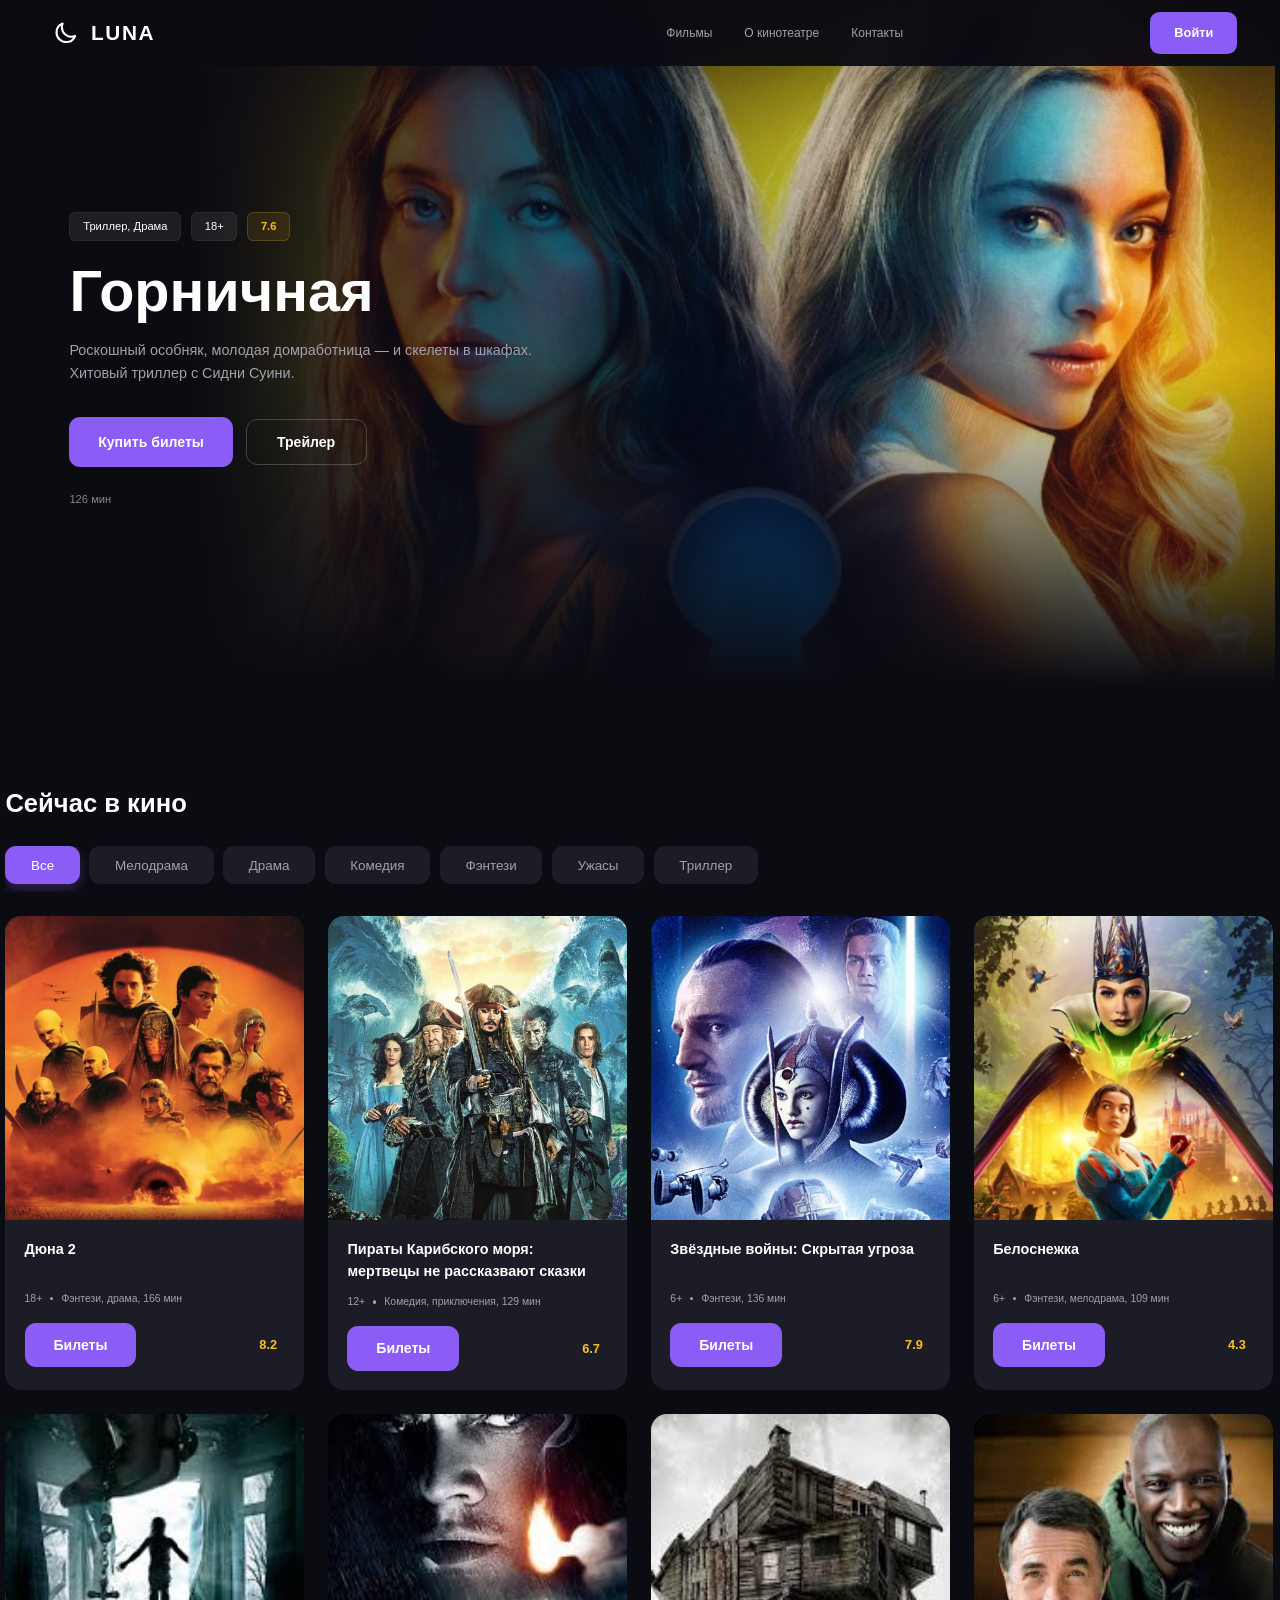
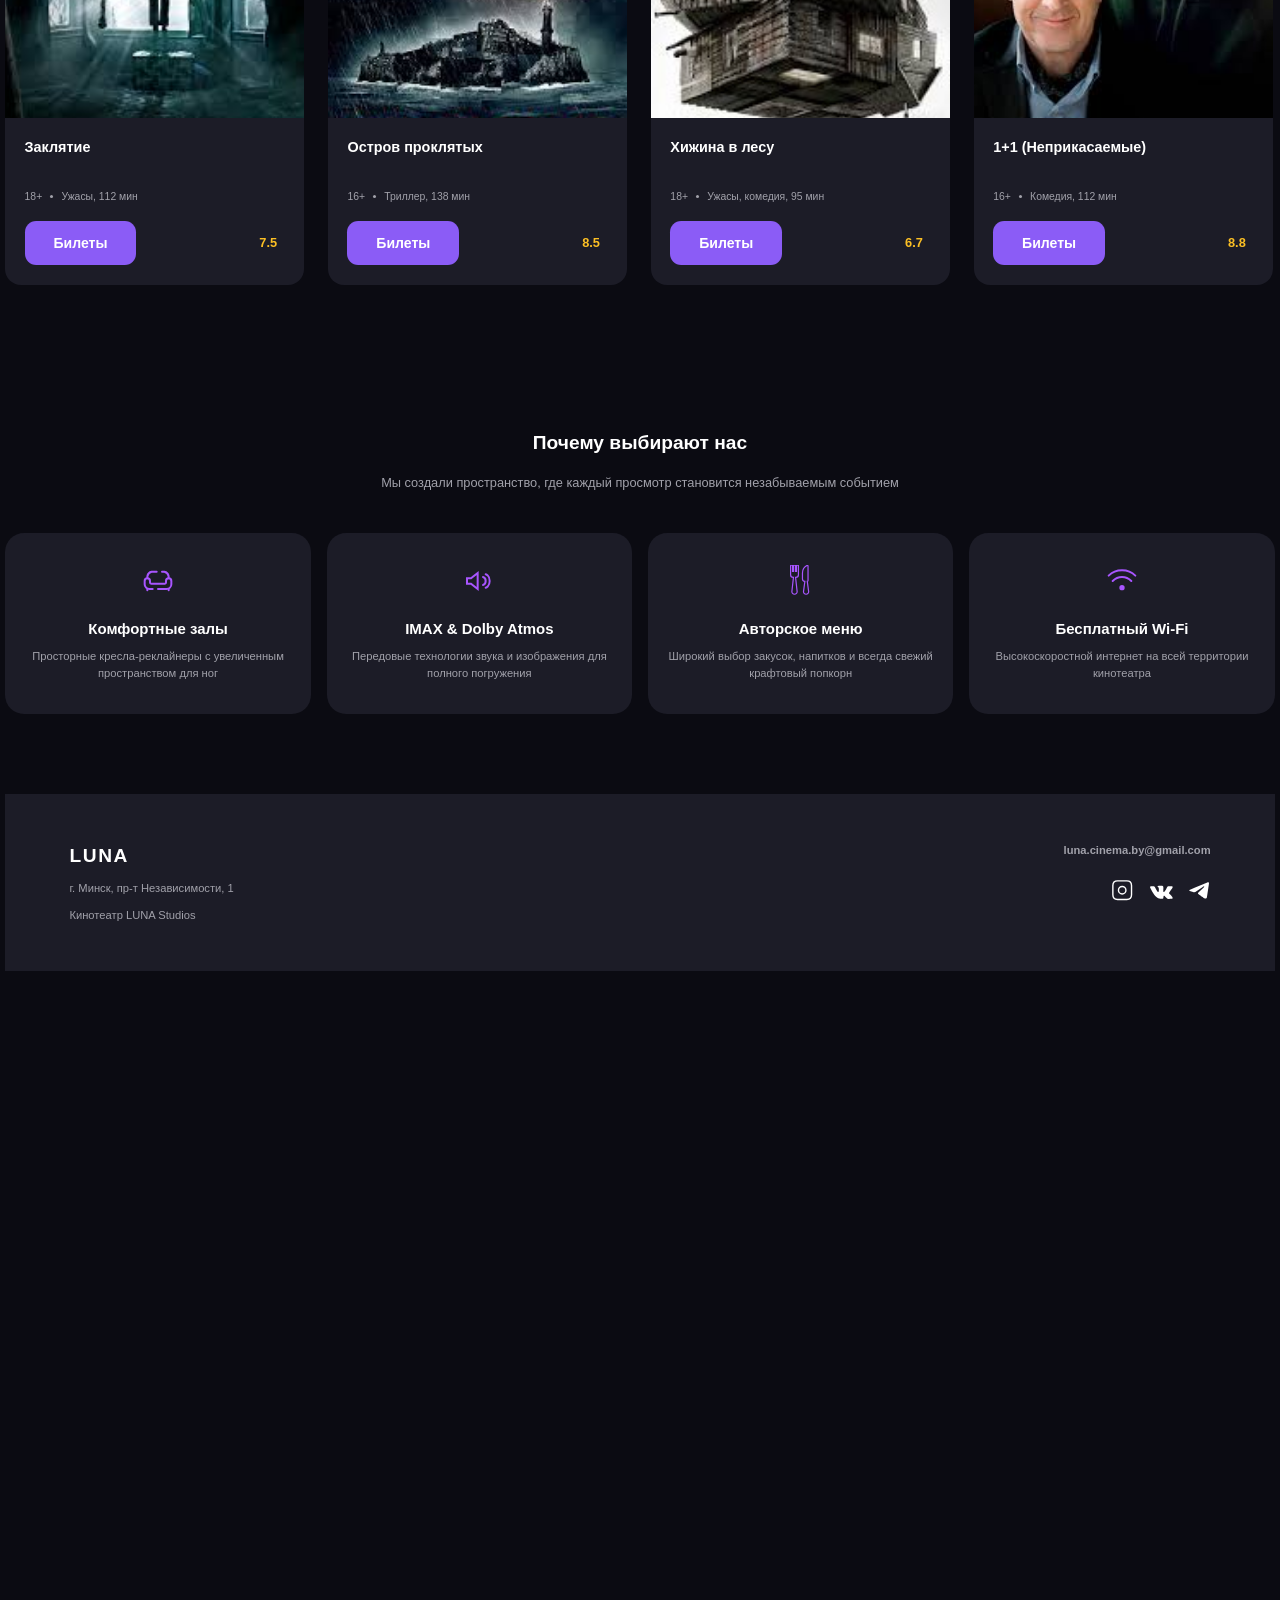
<file: index.html>
<!doctype html>
<html lang="ru">
  <head>
    <meta charset="UTF-8" />
    <title>LUNA — Фильмы</title>
    <meta name="viewport" content="width=device-width, initial-scale=1.0, viewport-fit=cover" />
    <link rel="stylesheet" href="css/style.css" />
  </head>
  <body>
    <header class="header">
      <div class="logo">
        <svg width="24px" height="24px" viewBox="0 0 24 24" role="img">
          <title>Логотип кинотеатра Luna</title>
          <path
            d="M3.32031 11.6835C3.32031 16.6541 7.34975 20.6835 12.3203 20.6835C16.1075 20.6835 19.3483 18.3443 20.6768 15.032C19.6402 15.4486 18.5059 15.6834 17.3203 15.6834C12.3497 15.6834 8.32031 11.654 8.32031 6.68342C8.32031 5.50338 8.55165 4.36259 8.96453 3.32996C5.65605 4.66028 3.32031 7.89912 3.32031 11.6835Z"
            stroke="#ffffff"
            stroke-width="2"
            stroke-linecap="round"
            stroke-linejoin="round"
          />
        </svg>

        <span>LUNA</span>
      </div>

      <nav class="nav">
        <a class="nav-link" href="#">Фильмы</a>
        <a class="nav-link" href="#about">О кинотеатре</a>
        <a class="nav-link" href="#contacts">Контакты</a>
      </nav>

      <div class="burger" id="burger">
        <span></span>
        <span></span>
        <span></span>
      </div>
      <a href="login/login.html" class="btn-login">Войти</a>
    </header>
    <main>
      <section class="hero" id="hero-banner">
        <div class="hero-overlay">
          <div class="hero-tags" id="hero-tags"></div>

          <h1 class="hero-title" id="hero-title">Загрузка...</h1>

          <p class="hero-desc" id="hero-desc"></p>

          <div class="hero-actions">
            <a
              href="tickets/tickets.html?movie=Горничная"
              class="hero-btn-link btn-primary"
              id="hero-purchase-link"
            >
              Купить билеты
            </a>
            <button type="button" class="btn-outline" id="play-trailer">
              Трейлер
            </button>
          </div>

          <p class="hero-duration" id="hero-duration"></p>
        </div>
      </section>
      <div id="trailer-modal" class="trailer-modal">
        <div class="trailer-modal-content">
          <span class="close-modal">&times;</span>
          <div class="video-container">
            <iframe
              title="Трейлер фильма"
              id="trailer-iframe"
              src="about:blank"
              allow="autoplay; encrypted-media"
              allowfullscreen
            ></iframe>
          </div>
        </div>
      </div>
      <section class="movies">
        <h2>Сейчас в кино</h2>

        <div class="genres">
          <button type="button" class="genre active" data-genre="all">
            Все
          </button>
          <button type="button" class="genre" data-genre="мелодрама">
            Мелодрама
          </button>
          <button type="button" class="genre" data-genre="драма">Драма</button>
          <button type="button" class="genre" data-genre="комедия">
            Комедия
          </button>
          <button type="button" class="genre" data-genre="фэнтези">
            Фэнтези
          </button>
          <button type="button" class="genre" data-genre="ужасы">Ужасы</button>
          <button type="button" class="genre" data-genre="триллер">
            Триллер
          </button>
        </div>

        <div id="movies-list" class="movies-list"></div>
      </section>
      <section class="features" id="about">
        <h2>Почему выбирают нас</h2>

        <p class="features-subtitle">
          Мы создали пространство, где каждый просмотр становится незабываемым
          событием
        </p>

        <div class="features-grid">
          <article class="feature">
            <div class="feature-icon">
              <svg
                width="24px"
                height="24px"
                viewBox="0 0 24 24"
                fill="none"
                role="img"
              >
                <title>Диван</title>
                <path
                  d="M8 18H5.55556C3.59188 18 2 16.4081 2 14.4444V12C2 10.8954 2.89543 10 4 10C5.10457 10 6 10.8954 6 12V13.2C6 13.6418 6.35817 14 6.8 14H17.2C17.6418 14 18 13.6418 18 13.2V12C18 10.8954 18.8954 10 20 10C21.1046 10 22 10.8954 22 12V14.4444C22 16.4081 20.4081 18 18.4444 18H12"
                  stroke="#a855ff"
                  stroke-width="1.5"
                  fill="none"
                  stroke-linecap="round"
                />
                <path
                  d="M15 5C15.9293 5 16.394 5 16.7804 5.07686C18.3671 5.39249 19.6075 6.63288 19.9231 8.21964C20 8.60603 20 9.07069 20 10M4 10C4 9.07069 4 8.60603 4.07686 8.21964C4.39249 6.63288 5.63288 5.39249 7.21964 5.07686C7.60603 5 8.07069 5 9 5H11"
                  stroke="#a855ff"
                  stroke-width="1.5"
                  stroke-linecap="round"
                />
                <path
                  d="M20 19V18M4 19V18"
                  stroke="#a855ff"
                  stroke-width="1.5"
                  stroke-linecap="round"
                />
              </svg>
            </div>
            <h3>Комфортные залы</h3>
            <p>
              Просторные кресла‑реклайнеры с увеличенным пространством для ног
            </p>
          </article>

          <article class="feature">
            <div class="feature-icon">
              <svg viewBox="0 0 24 24" fill="none" role="img">
                <title>Звук</title>
                <path
                  d="M3 10v4h3l5 4V6l-5 4H3Z"
                  stroke="#a855ff"
                  stroke-width="1.5"
                  fill="none"
                  stroke-linecap="round"
                />
                <path
                  d="M15 9s2 .5 2 3-2 3-2 3"
                  stroke="#a855ff"
                  stroke-width="1.5"
                  fill="none"
                  stroke-linecap="round"
                />
                <path
                  d="M17 7s3 .8 3 5-3 5-3 5"
                  stroke="#a855ff"
                  stroke-width="1.5"
                  fill="none"
                  stroke-linecap="round"
                />
              </svg>
            </div>
            <h3>IMAX & Dolby Atmos</h3>
            <p>
              Передовые технологии звука и изображения для полного погружения
            </p>
          </article>

          <article class="feature">
            <div class="feature-icon">
              <svg viewBox="0 0 24 24" fill="none" role="img">
                <title>Еда</title>
                <g transform="scale(0.045) translate(0, 0)">
                  <path
                    d="M393.722,438.868L371.37,271.219h0.622c6.564,0,11.885-5.321,11.885-11.885V17.668
            c0-4.176-2.183-8.03-5.751-10.18c-3.569-2.152-7.998-2.279-11.679-0.335c-46.345,24.454-75.357,72.536-75.357,124.952v101.898
            c0,20.551,16.665,37.215,37.218,37.215h2.818l-22.352,167.649c-1.625,12.235,2.103,24.599,10.228,33.886
            c8.142,9.289,19.899,14.625,32.246,14.625c12.346,0,24.104-5.336,32.246-14.625C391.619,463.467,395.347,451.104,393.722,438.868z"
                    stroke="#a855ff"
                    stroke-width="20"
                    fill="none"
                    stroke-linecap="round"
                  />

                  <path
                    d="M207.482,0c-9.017,0-16.314,7.297-16.314,16.313v91.128h-16.314V16.313C174.854,7.297,167.557,0,158.54,0
            c-9.017,0-16.313,7.297-16.313,16.313v91.128h-16.314V16.313C125.912,7.297,118.615,0,109.599,0
            c-9.018,0-16.314,7.297-16.314,16.313v91.128v14.913v41.199c0,24.2,19.611,43.811,43.811,43.811h3.616L115,438.74
            c-1.37,12.378,2.596,24.758,10.896,34.047c8.317,9.287,20.186,14.592,32.645,14.592c12.459,0,24.327-5.305,32.645-14.592
            c8.301-9.289,12.267-21.669,10.896-34.047l-25.713-231.375h3.617c24.199,0,43.811-19.611,43.811-43.811v-41.199v-14.913V16.313
            C223.796,7.297,216.499,0,207.482,0z"
                    stroke="#a855ff"
                    stroke-width="20"
                    fill="none"
                    stroke-linecap="round"
                  />
                </g>
              </svg>
            </div>
            <h3>Авторское меню</h3>
            <p>
              Широкий выбор закусок, напитков и всегда свежий крафтовый попкорн
            </p>
          </article>

          <article class="feature">
            <div class="feature-icon">
              <svg viewBox="0 0 24 24" role="img">
                <title>Wi-Fi</title>
                <path
                  d="M2 8c3-3 7-4 10-4s7 1 10 4"
                  stroke="#a855ff"
                  stroke-width="1.5"
                  fill="none"
                  stroke-linecap="round"
                />
                <path
                  d="M5 12c2-2 4-3 7-3s5 1 7 3"
                  stroke="#a855ff"
                  stroke-width="1.5"
                  fill="none"
                  stroke-linecap="round"
                />
                <circle cx="12" cy="17" r="2" fill="#a855ff" />
              </svg>
            </div>
            <h3>Бесплатный Wi‑Fi</h3>
            <p>Высокоскоростной интернет на всей территории кинотеатра</p>
          </article>
        </div>
      </section>
    </main>
    <div id="footer-place"></div>
    <script src="components/common.js"></script>
    <script src="main_page/script.js"></script>
  </body>
</html>
</file>
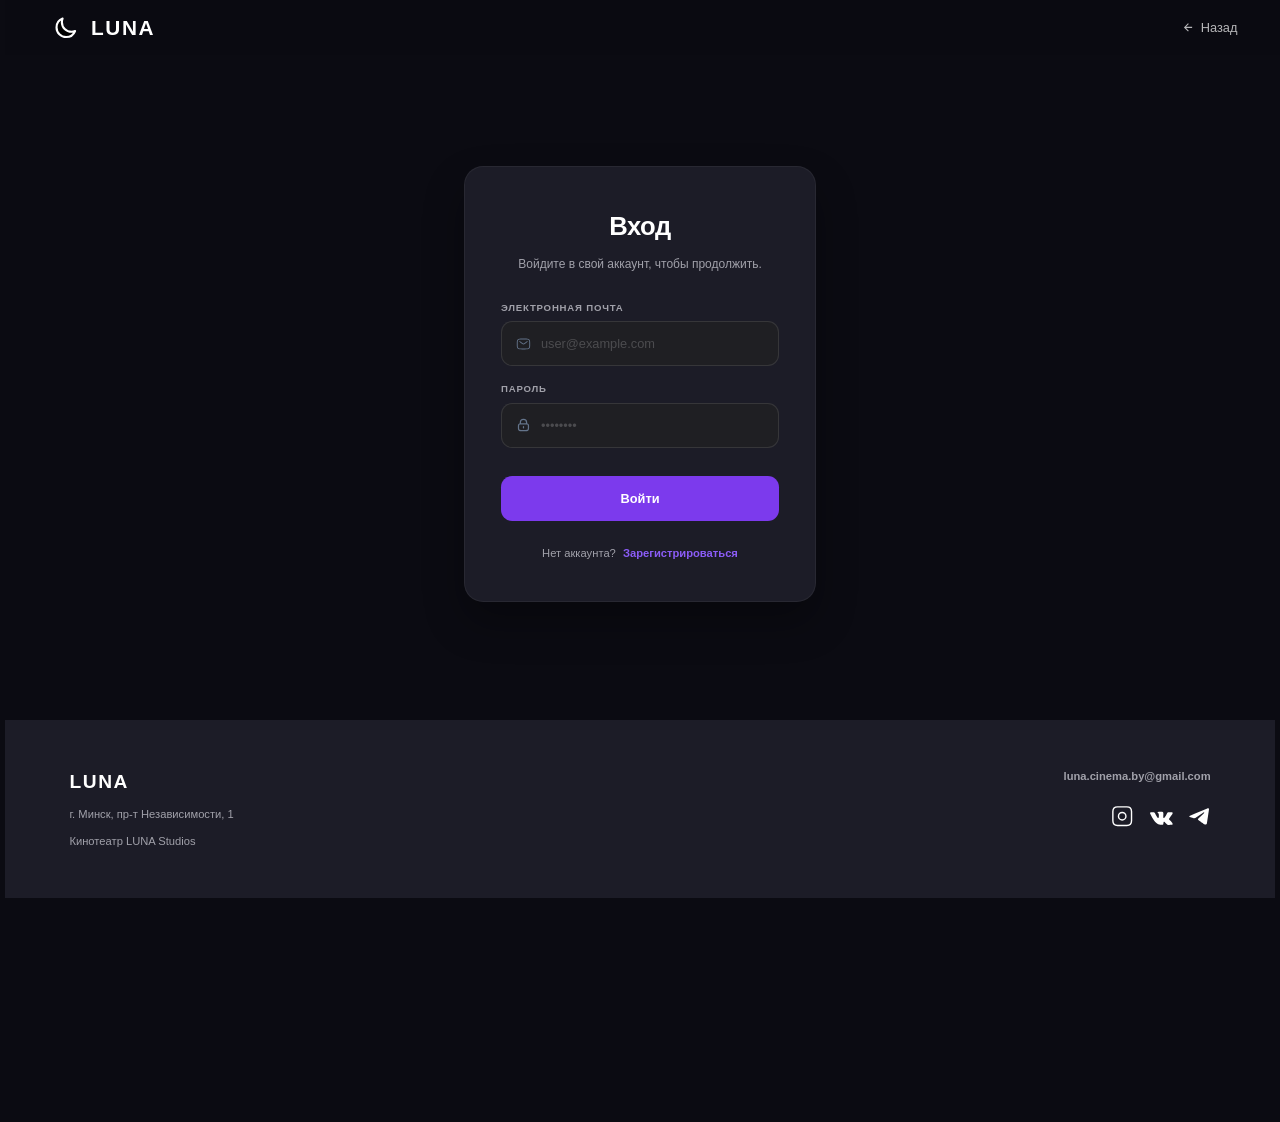
<file: login/login.html>
<!doctype html>
<html lang="ru">
  <head>
    <meta charset="UTF-8" />
    <meta name="viewport" content="width=device-width, initial-scale=1.0" />
    <title>LUNA — Вход</title>
    <link rel="stylesheet" href="../css/login_and_registration.css" />
  </head>
  <body class="auth-page">
    <header class="header">
      <div class="logo">
        <svg width="24px" height="24px" viewBox="0 0 24 24" role="img">
          <title>Логотип кинотеатра Luna</title>
          <path
            d="M3.32031 11.6835C3.32031 16.6541 7.34975 20.6835 12.3203 20.6835C16.1075 20.6835 19.3483 18.3443 20.6768 15.032C19.6402 15.4486 18.5059 15.6834 17.3203 15.6834C12.3497 15.6834 8.32031 11.654 8.32031 6.68342C8.32031 5.50338 8.55165 4.36259 8.96453 3.32996C5.65605 4.66028 3.32031 7.89912 3.32031 11.6835Z"
            stroke="#ffffff"
            stroke-width="2"
            stroke-linecap="round"
            stroke-linejoin="round"
          />
        </svg>
        <span>LUNA</span>
      </div>

      <div class="header-actions">
        <a href="../index.html" class="back-link">
          <svg
            width="16"
            height="16"
            viewBox="0 0 24 24"
            role="img"
            fill="none"
            stroke="currentColor"
            stroke-width="2"
          >
            <title>Стрелка назад</title>
            <path d="M19 12H5M12 19l-7-7 7-7" />
          </svg>
          Назад
        </a>
      </div>
    </header>

    <main class="auth-container">
      <div class="auth-card">
        <h1>Вход</h1>
        <p class="subtitle">Войдите в свой аккаунт, чтобы продолжить.</p>

        <form class="auth-form">
          <div class="field">
            <label>Электронная почта</label>
            <div class="input-wrapper">
              <svg
                width="20px"
                height="20px"
                viewBox="0 0 24 24"
                fill="none"
                role="img"
              >
                <title>Письмо</title>
                <path
                  fill-rule="evenodd"
                  clip-rule="evenodd"
                  d="M9.94358 3.25H14.0564C15.8942 3.24998 17.3498 3.24997 18.489 3.40314C19.6614 3.56076 20.6104 3.89288 21.3588 4.64124C22.1071 5.38961 22.4392 6.33856 22.5969 7.51098C22.75 8.65019 22.75 10.1058 22.75 11.9436V12.0564C22.75 13.8942 22.75 15.3498 22.5969 16.489C22.4392 17.6614 22.1071 18.6104 21.3588 19.3588C20.6104 20.1071 19.6614 20.4392 18.489 20.5969C17.3498 20.75 15.8942 20.75 14.0564 20.75H9.94359C8.10583 20.75 6.65019 20.75 5.51098 20.5969C4.33856 20.4392 3.38961 20.1071 2.64124 19.3588C1.89288 18.6104 1.56076 17.6614 1.40314 16.489C1.24997 15.3498 1.24998 13.8942 1.25 12.0564V11.9436C1.24998 10.1058 1.24997 8.65019 1.40314 7.51098C1.56076 6.33856 1.89288 5.38961 2.64124 4.64124C3.38961 3.89288 4.33856 3.56076 5.51098 3.40314C6.65019 3.24997 8.10582 3.24998 9.94358 3.25ZM5.71085 4.88976C4.70476 5.02502 4.12511 5.27869 3.7019 5.7019C3.27869 6.12511 3.02502 6.70476 2.88976 7.71085C2.75159 8.73851 2.75 10.0932 2.75 12C2.75 13.9068 2.75159 15.2615 2.88976 16.2892C3.02502 17.2952 3.27869 17.8749 3.7019 18.2981C4.12511 18.7213 4.70476 18.975 5.71085 19.1102C6.73851 19.2484 8.09318 19.25 10 19.25H14C15.9068 19.25 17.2615 19.2484 18.2892 19.1102C19.2952 18.975 19.8749 18.7213 20.2981 18.2981C20.7213 17.8749 20.975 17.2952 21.1102 16.2892C21.2484 15.2615 21.25 13.9068 21.25 12C21.25 10.0932 21.2484 8.73851 21.1102 7.71085C20.975 6.70476 20.7213 6.12511 20.2981 5.7019C19.8749 5.27869 19.2952 5.02502 18.2892 4.88976C17.2615 4.75159 15.9068 4.75 14 4.75H10C8.09318 4.75 6.73851 4.75159 5.71085 4.88976ZM5.42383 7.51986C5.68901 7.20165 6.16193 7.15866 6.48014 7.42383L8.63903 9.22291C9.57199 10.0004 10.2197 10.5384 10.7666 10.8901C11.2959 11.2306 11.6549 11.3449 12 11.3449C12.3451 11.3449 12.7041 11.2306 13.2334 10.8901C13.7803 10.5384 14.428 10.0004 15.361 9.22291L17.5199 7.42383C17.8381 7.15866 18.311 7.20165 18.5762 7.51986C18.8413 7.83807 18.7983 8.31099 18.4801 8.57617L16.2836 10.4066C15.3973 11.1452 14.6789 11.7439 14.0448 12.1517C13.3843 12.5765 12.7411 12.8449 12 12.8449C11.2589 12.8449 10.6157 12.5765 9.95518 12.1517C9.32112 11.7439 8.60272 11.1452 7.71636 10.4066L5.51986 8.57617C5.20165 8.31099 5.15866 7.83807 5.42383 7.51986Z"
                  fill="#64748B"
                />
              </svg>
              <input type="email" placeholder="user@example.com" required />
            </div>
          </div>
          <div class="field">
            <label>Пароль</label>
            <div class="input-wrapper">
              <svg
                width="20px"
                height="20px"
                viewBox="0 0 24 24"
                fill="none"
                role="img"
              >
                <title>Замок</title>
                <path
                  d="M12 14.5V16.5M7 10.0288C7.47142 10 8.05259 10 8.8 10H15.2C15.9474 10 16.5286 10 17 10.0288M7 10.0288C6.41168 10.0647 5.99429 10.1455 5.63803 10.327C5.07354 10.6146 4.6146 11.0735 4.32698 11.638C4 12.2798 4 13.1198 4 14.8V16.2C4 17.8802 4 18.7202 4.32698 19.362C4.6146 19.9265 5.07354 20.3854 5.63803 20.673C6.27976 21 7.11984 21 8.8 21H15.2C16.8802 21 17.7202 21 18.362 20.673C18.9265 20.3854 19.3854 19.9265 19.673 19.362C20 18.7202 20 17.8802 20 16.2V14.8C20 13.1198 20 12.2798 19.673 11.638C19.3854 11.0735 18.9265 10.6146 18.362 10.327C18.0057 10.1455 17.5883 10.0647 17 10.0288M7 10.0288V8C7 5.23858 9.23858 3 12 3C14.7614 3 17 5.23858 17 8V10.0288"
                  stroke="#64748B"
                  stroke-width="2"
                  stroke-linecap="round"
                  stroke-linejoin="round"
                />
              </svg>
              <input type="password" placeholder="••••••••" required />
            </div>
          </div>
          <button type="submit" class="btn-primary auth-btn">Войти</button>
        </form>

        <p class="auth-switch">
          Нет аккаунта?
          <a href="../registration/registration.html">Зарегистрироваться</a>
        </p>
      </div>
    </main>
    <div id="footer-place"></div>
    <script src="../components/common.js"></script>
  </body>
</html>
</file>
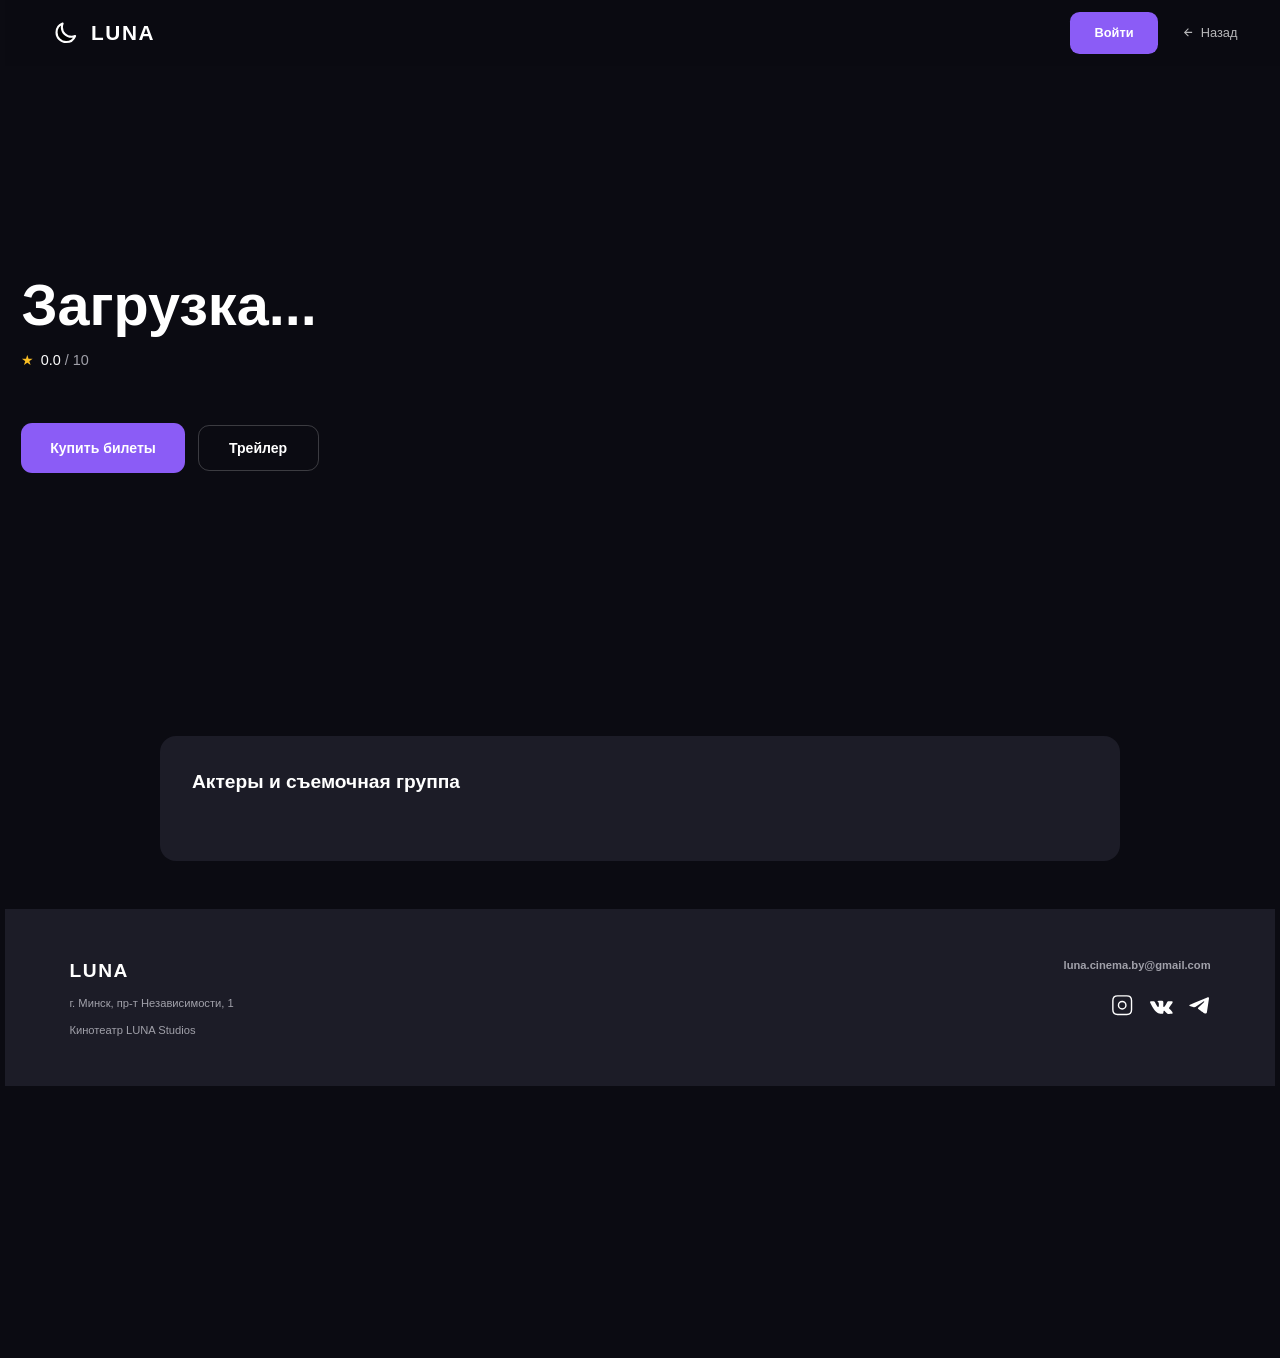
<file: movie/movie.html>
<!doctype html>
<html lang="ru">
  <head>
    <meta charset="UTF-8" />
    <meta name="viewport" content="width=device-width, initial-scale=1.0" />
    <title>Кинотеатр LUNA - О фильме</title>
    <link rel="stylesheet" href="../css/movie.css" />
  </head>
  <body class="movie-page">
    <header class="header">
      <div class="logo">
        <svg width="24px" height="24px" viewBox="0 0 24 24" role="img">
          <title>Логотип кинотеатра Luna</title>
          <path
            d="M3.32031 11.6835C3.32031 16.6541 7.34975 20.6835 12.3203 20.6835C16.1075 20.6835 19.3483 18.3443 20.6768 15.032C19.6402 15.4486 18.5059 15.6834 17.3203 15.6834C12.3497 15.6834 8.32031 11.654 8.32031 6.68342C8.32031 5.50338 8.55165 4.36259 8.96453 3.32996C5.65605 4.66028 3.32031 7.89912 3.32031 11.6835Z"
            stroke="#ffffff"
            stroke-width="2"
            stroke-linecap="round"
            stroke-linejoin="round"
          />
        </svg>
        <span>LUNA</span>
      </div>

      <div class="header-actions">
        <a href="../login/login.html" class="btn-login">Войти</a>
        <a href="../index.html" class="back-link">
          <svg
            width="16"
            height="16"
            viewBox="0 0 24 24"
            fill="none"
            role="img"
            stroke="currentColor"
            stroke-width="2"
          >
            <title>Стрелка назад</title>
            <path d="M19 12H5M12 19l-7-7 7-7" />
          </svg>
          Назад
        </a>
      </div>
    </header>

    <main>
      <section class="movie-hero" id="movie-hero">
        <div class="container">
          <div class="movie-info">
            <div id="tags" class="movie-tags"></div>
            <h1 class="movie-title" id="title">Загрузка...</h1>
            <div class="movie-rating">
              <span class="star">★</span>
              <span id="rating-val">0.0</span><span class="muted"> / 10</span>
            </div>
            <p class="movie-desc" id="description"></p>
            <div class="movie-actions">
              <a
                href="../tickets/tickets.html"
                class="movie-btn-link btn-primary"
                id="buy-tickets-link"
              >
                Купить билеты
              </a>
              <button type="button" id="play-trailer" class="btn-outline">
                Трейлер
              </button>
            </div>
          </div>
        </div>
      </section>

      <section class="cast-section">
        <div class="container">
          <div class="cast-container">
            <h2 class="cast-title">Актеры и съемочная группа</h2>
            <div class="cast-grid" id="cast-grid"></div>
          </div>
        </div>
      </section>
    </main>
    <div id="footer-place"></div>
    <script src="../components/common.js"></script>

    <div id="trailer-modal" class="trailer-modal">
      <div class="trailer-modal-content">
        <button type="button" class="close-modal">&times;</button>
        <div class="video-container">
          <iframe
            title="Видео трейлер фильма"
            id="trailer-iframe"
            allowfullscreen
            allow="autoplay"
          ></iframe>
        </div>
      </div>
    </div>
    <script src="movie.js"></script>
  </body>
</html>
</file>
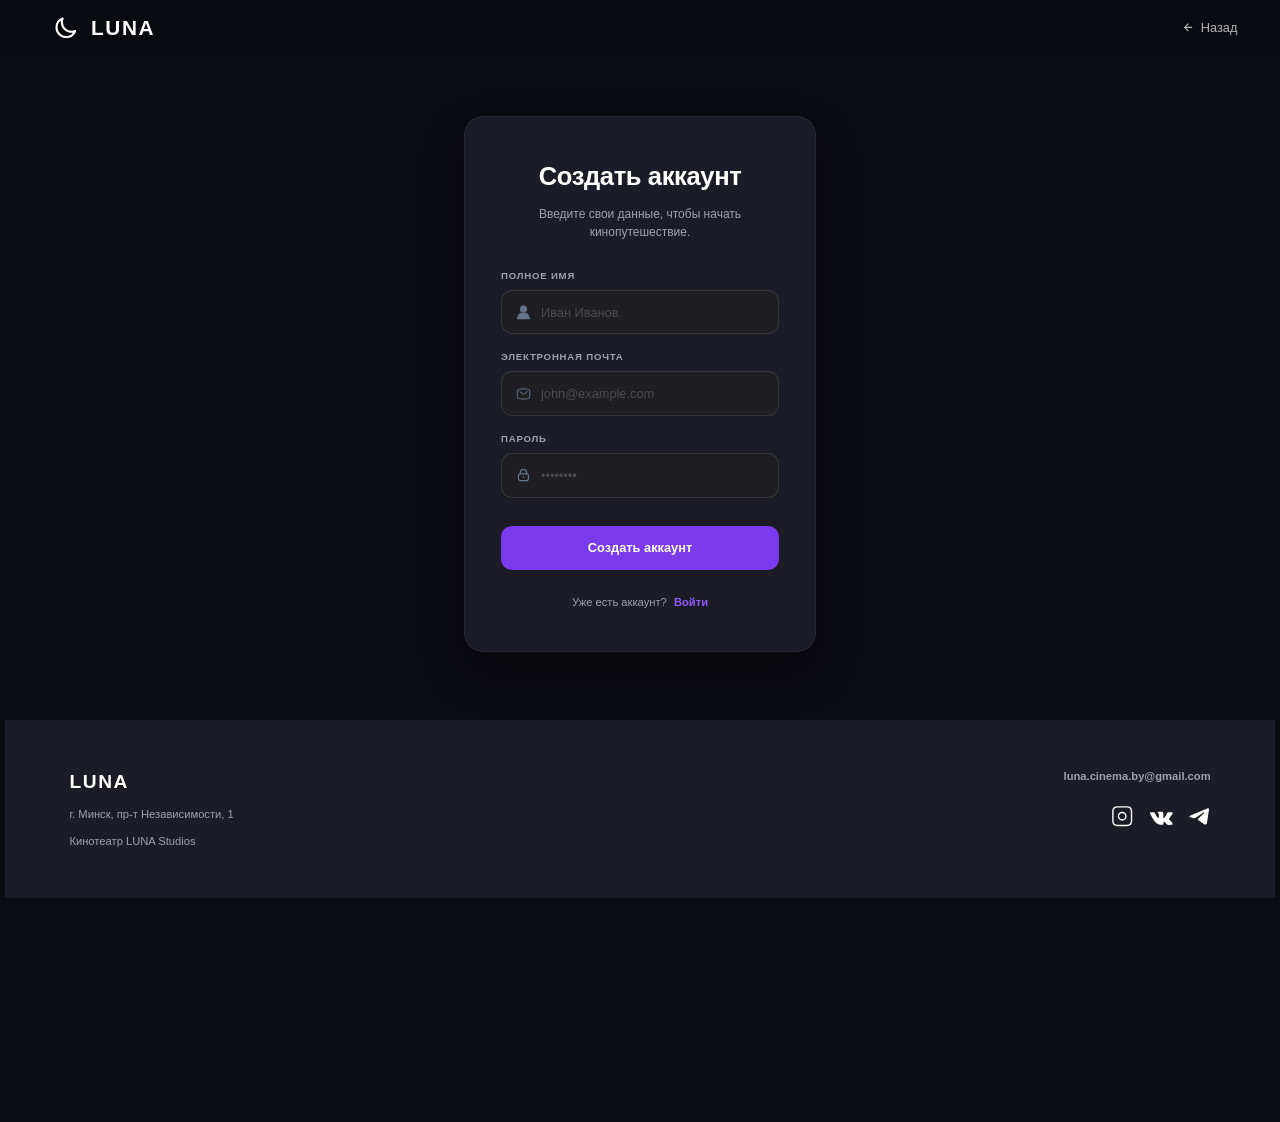
<file: registration/registration.html>
<!doctype html>
<html lang="ru">
  <head>
    <meta charset="UTF-8" />
    <meta name="viewport" content="width=device-width, initial-scale=1.0" />
    <title>LUNA — Регистрация</title>
    <link rel="stylesheet" href="../css/login_and_registration.css" />
  </head>
  <body class="auth-page">
    <header class="header">
      <div class="logo">
        <svg width="24px" height="24px" viewBox="0 0 24 24" role="img">
          <title>Логотип кинотеатра Luna</title>
          <path
            d="M3.32031 11.6835C3.32031 16.6541 7.34975 20.6835 12.3203 20.6835C16.1075 20.6835 19.3483 18.3443 20.6768 15.032C19.6402 15.4486 18.5059 15.6834 17.3203 15.6834C12.3497 15.6834 8.32031 11.654 8.32031 6.68342C8.32031 5.50338 8.55165 4.36259 8.96453 3.32996C5.65605 4.66028 3.32031 7.89912 3.32031 11.6835Z"
            stroke="#ffffff"
            stroke-width="2"
            stroke-linecap="round"
            stroke-linejoin="round"
          />
        </svg>
        <span>LUNA</span>
      </div>

      <div class="header-actions">
        <a href="../index.html" class="back-link">
          <svg
            width="16"
            height="16"
            viewBox="0 0 24 24"
            fill="none"
            role="img"
            stroke="currentColor"
            stroke-width="2"
          >
            <title>Стрелка назад</title>
            <path d="M19 12H5M12 19l-7-7 7-7" />
          </svg>
          Назад
        </a>
      </div>
    </header>

    <main class="auth-container">
      <div class="auth-card">
        <h1>Создать аккаунт</h1>
        <p class="subtitle">
          Введите свои данные, чтобы начать кинопутешествие.
        </p>

        <form class="auth-form">
          <div class="field">
            <label>Полное имя</label>
            <div class="input-wrapper">
              <svg
                width="20px"
                height="20px"
                viewBox="0 0 24 24"
                fill="none"
                role="img"
              >
                <title>Аккаунт</title>
                <circle cx="12" cy="7.25" r="5.73" fill="#64748B" />
                <path
                  d="M1.5,23.48l.37-2.05A10.3,10.3,0,0,1,12,13h0a10.3,10.3,0,0,1,10.13,8.45l.37,2.05"
                  fill="#64748B"
                />
              </svg>
              <input type="text" placeholder="Иван Иванов" required />
            </div>
          </div>
          <div class="field">
            <label>Электронная почта</label>
            <div class="input-wrapper">
              <svg
                width="20px"
                height="20px"
                viewBox="0 0 24 24"
                fill="none"
                role="img"
              >
                <title>Письмо</title>
                <path
                  fill-rule="evenodd"
                  clip-rule="evenodd"
                  d="M9.94358 3.25H14.0564C15.8942 3.24998 17.3498 3.24997 18.489 3.40314C19.6614 3.56076 20.6104 3.89288 21.3588 4.64124C22.1071 5.38961 22.4392 6.33856 22.5969 7.51098C22.75 8.65019 22.75 10.1058 22.75 11.9436V12.0564C22.75 13.8942 22.75 15.3498 22.5969 16.489C22.4392 17.6614 22.1071 18.6104 21.3588 19.3588C20.6104 20.1071 19.6614 20.4392 18.489 20.5969C17.3498 20.75 15.8942 20.75 14.0564 20.75H9.94359C8.10583 20.75 6.65019 20.75 5.51098 20.5969C4.33856 20.4392 3.38961 20.1071 2.64124 19.3588C1.89288 18.6104 1.56076 17.6614 1.40314 16.489C1.24997 15.3498 1.24998 13.8942 1.25 12.0564V11.9436C1.24998 10.1058 1.24997 8.65019 1.40314 7.51098C1.56076 6.33856 1.89288 5.38961 2.64124 4.64124C3.38961 3.89288 4.33856 3.56076 5.51098 3.40314C6.65019 3.24997 8.10582 3.24998 9.94358 3.25ZM5.71085 4.88976C4.70476 5.02502 4.12511 5.27869 3.7019 5.7019C3.27869 6.12511 3.02502 6.70476 2.88976 7.71085C2.75159 8.73851 2.75 10.0932 2.75 12C2.75 13.9068 2.75159 15.2615 2.88976 16.2892C3.02502 17.2952 3.27869 17.8749 3.7019 18.2981C4.12511 18.7213 4.70476 18.975 5.71085 19.1102C6.73851 19.2484 8.09318 19.25 10 19.25H14C15.9068 19.25 17.2615 19.2484 18.2892 19.1102C19.2952 18.975 19.8749 18.7213 20.2981 18.2981C20.7213 17.8749 20.975 17.2952 21.1102 16.2892C21.2484 15.2615 21.25 13.9068 21.25 12C21.25 10.0932 21.2484 8.73851 21.1102 7.71085C20.975 6.70476 20.7213 6.12511 20.2981 5.7019C19.8749 5.27869 19.2952 5.02502 18.2892 4.88976C17.2615 4.75159 15.9068 4.75 14 4.75H10C8.09318 4.75 6.73851 4.75159 5.71085 4.88976ZM5.42383 7.51986C5.68901 7.20165 6.16193 7.15866 6.48014 7.42383L8.63903 9.22291C9.57199 10.0004 10.2197 10.5384 10.7666 10.8901C11.2959 11.2306 11.6549 11.3449 12 11.3449C12.3451 11.3449 12.7041 11.2306 13.2334 10.8901C13.7803 10.5384 14.428 10.0004 15.361 9.22291L17.5199 7.42383C17.8381 7.15866 18.311 7.20165 18.5762 7.51986C18.8413 7.83807 18.7983 8.31099 18.4801 8.57617L16.2836 10.4066C15.3973 11.1452 14.6789 11.7439 14.0448 12.1517C13.3843 12.5765 12.7411 12.8449 12 12.8449C11.2589 12.8449 10.6157 12.5765 9.95518 12.1517C9.32112 11.7439 8.60272 11.1452 7.71636 10.4066L5.51986 8.57617C5.20165 8.31099 5.15866 7.83807 5.42383 7.51986Z"
                  fill="#64748B"
                />
              </svg>
              <input type="email" placeholder="john@example.com" required />
            </div>
          </div>
          <div class="field">
            <label>Пароль</label>
            <div class="input-wrapper">
              <svg
                width="20px"
                height="20px"
                viewBox="0 0 24 24"
                fill="none"
                role="img"
              >
                <title>Замок</title>
                <path
                  d="M12 14.5V16.5M7 10.0288C7.47142 10 8.05259 10 8.8 10H15.2C15.9474 10 16.5286 10 17 10.0288M7 10.0288C6.41168 10.0647 5.99429 10.1455 5.63803 10.327C5.07354 10.6146 4.6146 11.0735 4.32698 11.638C4 12.2798 4 13.1198 4 14.8V16.2C4 17.8802 4 18.7202 4.32698 19.362C4.6146 19.9265 5.07354 20.3854 5.63803 20.673C6.27976 21 7.11984 21 8.8 21H15.2C16.8802 21 17.7202 21 18.362 20.673C18.9265 20.3854 19.3854 19.9265 19.673 19.362C20 18.7202 20 17.8802 20 16.2V14.8C20 13.1198 20 12.2798 19.673 11.638C19.3854 11.0735 18.9265 10.6146 18.362 10.327C18.0057 10.1455 17.5883 10.0647 17 10.0288M7 10.0288V8C7 5.23858 9.23858 3 12 3C14.7614 3 17 5.23858 17 8V10.0288"
                  stroke="#64748B"
                  stroke-width="2"
                />
              </svg>
              <input type="password" placeholder="••••••••" required />
            </div>
          </div>
          <button type="submit" class="btn-primary auth-btn">
            Создать аккаунт
          </button>
        </form>

        <p class="auth-switch">
          Уже есть аккаунт? <a href="../login/login.html">Войти</a>
        </p>
      </div>
    </main>
    <div id="footer-place"></div>
    <script src="../components/common.js"></script>
  </body>
</html>
</file>
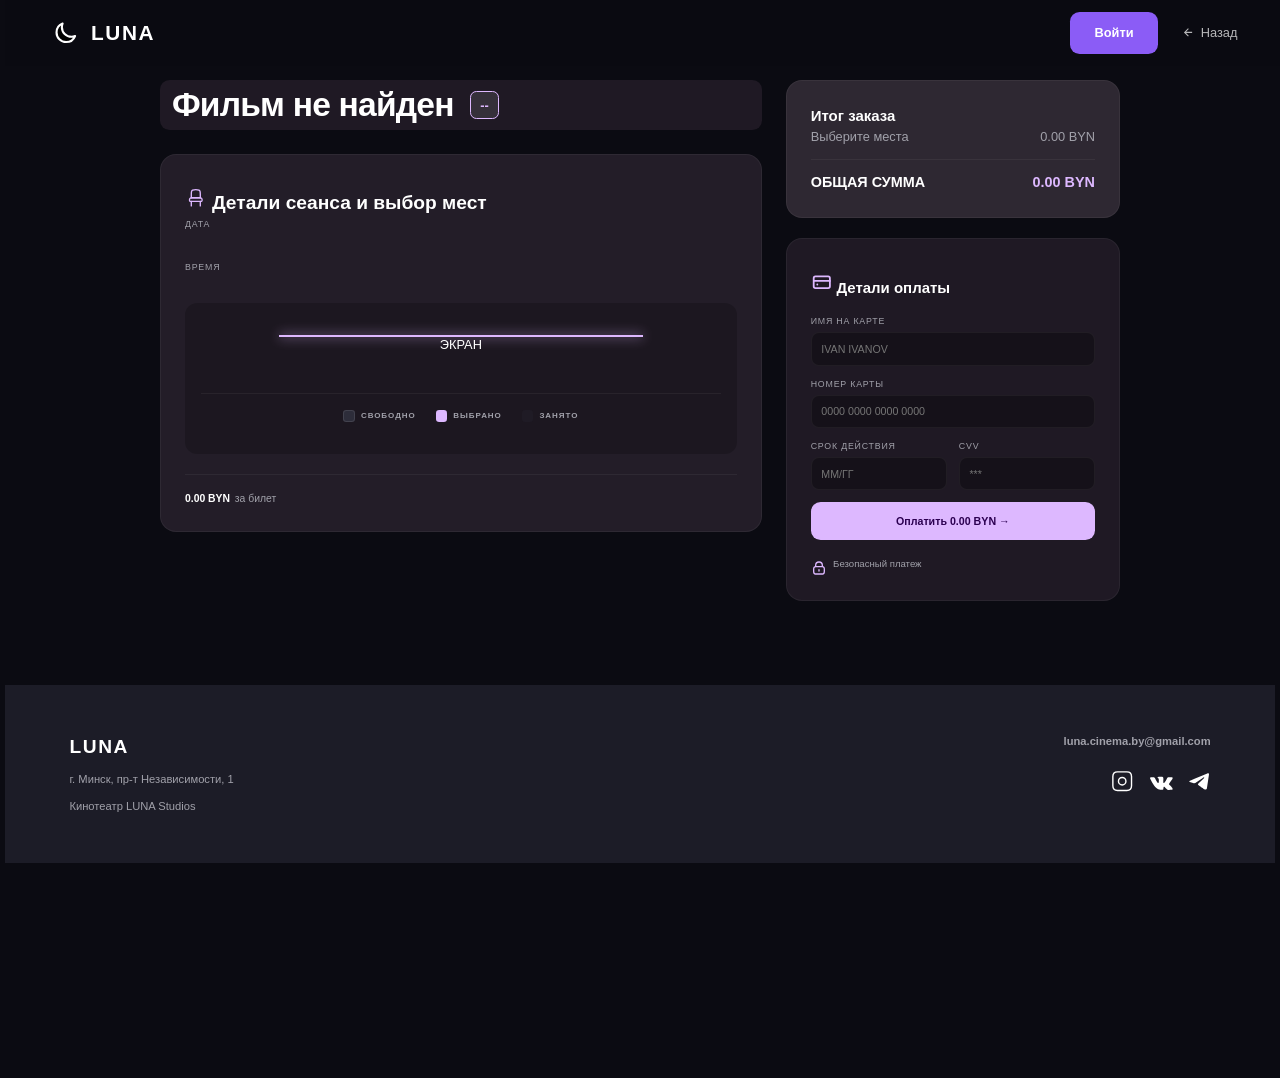
<file: tickets/tickets.html>
<!doctype html>
<html lang="ru">
  <head>
    <meta charset="UTF-8" />
    <meta name="viewport" content="width=device-width, initial-scale=1.0" />
    <title>LUNA — Оформление билетов</title>
    <link rel="stylesheet" href="../css/tickets.css" />
  </head>
  <body class="tickets-page">
    <header class="header">
      <div class="logo">
        <svg width="24px" height="24px" viewBox="0 0 24 24" role="img">
          <title>Логотип кинотеатра Luna</title>
          <path
            d="M3.32031 11.6835C3.32031 16.6541 7.34975 20.6835 12.3203 20.6835C16.1075 20.6835 19.3483 18.3443 20.6768 15.032C19.6402 15.4486 18.5059 15.6834 17.3203 15.6834C12.3497 15.6834 8.32031 11.654 8.32031 6.68342C8.32031 5.50338 8.55165 4.36259 8.96453 3.32996C5.65605 4.66028 3.32031 7.89912 3.32031 11.6835Z"
            stroke="#ffffff"
            stroke-width="2"
            stroke-linecap="round"
            stroke-linejoin="round"
          />
        </svg>
        <span>LUNA</span>
      </div>

      <div class="header-actions">
        <a href="../login/login.html" class="btn-login">Войти</a>
        <a href="../index.html" class="back-link">
          <svg
            width="16"
            height="16"
            viewBox="0 0 24 24"
            fill="none"
            role="img"
            stroke="currentColor"
            stroke-width="2"
          >
            <title>Стрелка назад</title>
            <path d="M19 12H5M12 19l-7-7 7-7" />
          </svg>
          Назад
        </a>
      </div>
    </header>

    <main class="container purchase-grid">
      <section class="selection-side">
        <div class="movie-main-info movie-card-bg">
          <h1 id="movie-title">Загрузка...</h1>
          <span class="age-badge" id="movie-age">--</span>
        </div>

        <div class="card selection-card-bg">
          <h2 class="card-title">
            <svg
              class="icons"
              width="27px"
              height="27px"
              viewBox="0 0 24 24"
              role="img"
              fill="none"
            >
              <title>Кресло</title>
              <path
                d="M17 21V16M7 21V16"
                stroke="#DDB8FF"
                stroke-width="1.5"
                stroke-linecap="round"
              />
              <path
                d="M15.4998 12H8.49977C6.84985 12 6.02489 12 5.51233 12.5858C5.22645 12.9125 5.10002 13.3503 5.0441 14.0008C4.96666 14.9018 4.92793 15.3523 5.22514 15.6762C5.52235 16 6.01482 16 6.99977 16H16.9998C17.9847 16 18.4772 16 18.7744 15.6762C19.0716 15.3523 19.0329 14.9018 18.9554 14.0008C18.8995 13.3503 18.7731 12.9125 18.4872 12.5858C17.9746 12 17.1497 12 15.4998 12Z"
                stroke="#DDB8FF"
                stroke-width="1.5"
              />
              <path
                d="M7 8C7 6.13077 7 5.19615 7.40192 4.5C7.66523 4.04394 8.04394 3.66523 8.5 3.40192C9.19615 3 10.1308 3 12 3C13.8692 3 14.8038 3 15.5 3.40192C15.9561 3.66523 16.3348 4.04394 16.5981 4.5C17 5.19615 17 6.13077 17 8V12H7V8Z"
                stroke="#DDB8FF"
                stroke-width="1.5"
              />
            </svg>
            Детали сеанса и выбор мест
          </h2>

          <div class="input-group">
            <label>ДАТА</label>
            <div class="chips" id="dates-container"></div>
          </div>

          <div class="input-group">
            <label>ВРЕМЯ</label>
            <div class="chips" id="times-container"></div>
          </div>

          <div class="hall-scheme">
            <div class="screen-line">ЭКРАН</div>
            <div class="seats-grid" id="seats-grid"></div>

            <div class="legend">
              <div class="legend-item">
                <span class="seat-icon free"></span> СВОБОДНО
              </div>
              <div class="legend-item">
                <span class="seat-icon selected"></span> ВЫБРАНО
              </div>
              <div class="legend-item">
                <span class="seat-icon busy"></span> ЗАНЯТО
              </div>
            </div>
          </div>

          <div class="price-display">
            <span class="price-label" id="price-per-ticket">0.00 BYN</span>
            <span class="price-label"> за билет</span>
          </div>
        </div>
      </section>

      <aside class="sidebar-side">
        <div class="card summary-card-bg">
          <h3>Итог заказа</h3>
          <div class="summary-line">
            <span id="summary-label">Выберите места</span>
            <span id="summary-price">0.00 BYN</span>
          </div>
          <div class="summary-total">
            <span>ОБЩАЯ СУММА</span>
            <span id="total-price">0.00 BYN</span>
          </div>
        </div>

        <div class="card payment-card-bg">
          <h3>
            <svg
              class="icons"
              width="27px"
              height="27px"
              viewBox="0 0 24 24"
              fill="none"
            >
              <title>Оплата</title>
              <rect
                x="3"
                y="6"
                width="18"
                height="13"
                rx="2"
                stroke="#DDB8FF"
                stroke-width="2"
              />
              <path
                d="M7 15H7.01"
                stroke="#DDB8FF"
                stroke-width="2"
                stroke-linecap="round"
              />
              <path
                d="M4 11H21"
                stroke="#DDB8FF"
                stroke-width="2"
                stroke-linecap="round"
              />
            </svg>
            Детали оплаты
          </h3>
          <form id="payment-form">
            <div class="field">
              <label>ИМЯ НА КАРТЕ</label>
              <input type="text" placeholder="IVAN IVANOV" required />
            </div>
            <div class="field">
              <label>НОМЕР КАРТЫ</label>
              <input type="text" placeholder="0000 0000 0000 0000" required />
            </div>
            <div class="field-row">
              <div class="field">
                <label>СРОК ДЕЙСТВИЯ</label>
                <input type="text" placeholder="ММ/ГГ" required />
              </div>
              <div class="field">
                <label>CVV</label>
                <input
                  type="password"
                  placeholder="***"
                  maxlength="3"
                  required
                />
              </div>
            </div>
            <button type="submit" class="pay-button">
              Оплатить <span id="btn-total">0.00 BYN</span> →
            </button>
          </form>
          <div class="secure-info">
            <svg
              class="icons"
              width="20px"
              height="20px"
              viewBox="0 0 24 24"
              role="img"
              fill="none"
              xmlns="http://www.w3.org/2000/svg"
            >
              <title>Замок</title>
              <path
                d="M12 14.5V16.5M7 10.0288C7.47142 10 8.05259 10 8.8
                         10H15.2C15.9474 10 16.5286 10 17 10.0288M7 10.0288C6.41168
                          10.0647 5.99429 10.1455 5.63803 10.327C5.07354 10.6146 4.6146 11.0735 4.32698 11.638C4 12.2798 4 13.1198 4 14.8V16.2C4 17.8802 4 18.7202 4.32698 19.362C4.6146 19.9265 5.07354 20.3854 5.63803 20.673C6.27976 21 7.11984 21 8.8 21H15.2C16.8802 21 17.7202 21 18.362 20.673C18.9265 20.3854 19.3854 19.9265 19.673 19.362C20 18.7202 20 17.8802 20 16.2V14.8C20 13.1198 20 12.2798 19.673 11.638C19.3854 11.0735 18.9265 10.6146 18.362 10.327C18.0057 10.1455 17.5883 10.0647 17 10.0288M7 10.0288V8C7 5.23858 9.23858 3 12 3C14.7614 3 17 5.23858 17 8V10.0288"
                stroke="#DDB8FF"
                stroke-width="2"
                stroke-linecap="round"
                stroke-linejoin="round"
              />
            </svg>
            Безопасный платеж
          </div>
        </div>
      </aside>
    </main>

    <div id="footer-place"></div>
    <script src="../components/common.js"></script>

    <script src="tickets.js"></script>
  </body>
</html>
</file>
<file: css/style.css>
* {
  margin: 0;
  padding: 0;
  box-sizing: border-box;
}

html,
body {
  overflow-x: hidden;
  position: relative;
  width: 100%;
  margin: 0;
  padding: 0 3px;
}

body {
  background-color: #0b0b12;
  color: #fff;
  font-family: Inter, sans-serif;
  line-height: 1.5;
  zoom: 0.8;
}

.container {
  max-width: 1240px;
  margin: 0 auto;
  padding: 0 20px;
}

.header {
  display: flex;
  justify-content: space-between;
  align-items: center;
  padding: 15px 60px;
  position: fixed;
  top: 0;
  width: 100%;
  z-index: 1000;
  background: rgba(11, 11, 18, 0.95);
  backdrop-filter: blur(15px);
}
.header .logo {
  flex: 1;
  display: flex;
  align-items: center;
  gap: 15px;
  text-decoration: none;
}
.header .logo span {
  font-size: 26px;
  font-weight: 800;
  color: #fff;
  letter-spacing: 2px;
}
.header .logo svg {
  width: 32px;
  height: 32px;
}
.header .header-actions {
  display: flex;
  align-items: center;
  gap: 30px;
}

.btn-login {
  background: #8b5cf6;
  color: white;
  padding: 8px 14px;
  border: none;
  border-radius: 12px;
  font-weight: 600;
  cursor: pointer;
  transition: all 0.3s cubic-bezier(0.4, 0, 0.2, 1);
  text-decoration: none;
}
.btn-login:hover {
  transform: scale(1.05);
  box-shadow: 0 10px 20px rgba(139, 92, 246, 0.3);
  background: rgb(156.1976744186, 116.1656976744, 247.3343023256);
}

.btn-primary {
  background: #8b5cf6;
  color: white;
  padding: 18px 36px;
  border: none;
  border-radius: 14px;
  font-size: 1.1rem;
  font-weight: 700;
  cursor: pointer;
  transition: all 0.3s cubic-bezier(0.4, 0, 0.2, 1);
  text-decoration: none;
}
.btn-primary:hover {
  transform: scale(1.05);
  box-shadow: 0 12px 24px rgba(139, 92, 246, 0.4);
  background: rgb(156.1976744186, 116.1656976744, 247.3343023256);
}

.btn-outline {
  background: transparent;
  color: #fff;
  border: 2px solid rgba(255, 255, 255, 0.2);
  padding: 18px 38px;
  border-radius: 14px;
  font-size: 1.1rem;
  font-weight: 700;
  cursor: pointer;
  transition: all 0.3s ease;
}
.btn-outline:hover {
  border-color: #8b5cf6;
  background: rgba(139, 92, 246, 0.1);
  transform: scale(1.05);
}

.back-link {
  display: flex;
  align-items: center;
  gap: 8px;
  color: #fff;
  text-decoration: none;
  font-size: 16px;
  font-weight: 400;
  opacity: 0.7;
  transition: 0.3s;
}
.back-link:hover {
  opacity: 1;
}

.btn-login {
  background: #8b5cf6;
  color: white;
  padding: 14px 30px;
  border: none;
  border-radius: 12px;
  font-weight: 600;
  cursor: pointer;
  transition: all 0.3s cubic-bezier(0.4, 0, 0.2, 1);
  text-decoration: none;
}
.btn-login:hover {
  transform: scale(1.05);
  box-shadow: 0 10px 20px rgba(139, 92, 246, 0.3);
  background: rgb(156.1976744186, 116.1656976744, 247.3343023256);
}

.btn-primary {
  background: #8b5cf6;
  color: white;
  padding: 18px 36px;
  border: none;
  border-radius: 14px;
  font-size: 1.1rem;
  font-weight: 700;
  cursor: pointer;
  transition: all 0.3s cubic-bezier(0.4, 0, 0.2, 1);
  text-decoration: none;
}
.btn-primary:hover {
  transform: scale(1.05);
  box-shadow: 0 12px 24px rgba(139, 92, 246, 0.4);
  background: rgb(156.1976744186, 116.1656976744, 247.3343023256);
}

.btn-outline {
  background: transparent;
  color: #fff;
  border: 2px solid rgba(255, 255, 255, 0.2);
  padding: 18px 38px;
  border-radius: 14px;
  font-size: 1.1rem;
  font-weight: 700;
  cursor: pointer;
  transition: all 0.3s ease;
}
.btn-outline:hover {
  border-color: #8b5cf6;
  background: rgba(139, 92, 246, 0.1);
  transform: scale(1.05);
}

.footer {
  color: #a1a1aa;
  background-color: #1c1c27;
  padding: 60px 80px;
  display: flex;
  justify-content: space-between;
  margin-top: auto;
}
.footer-left {
  display: flex;
  flex-direction: column;
  gap: 12px;
}
.footer-logo {
  font-size: 24px;
  font-weight: 800;
  letter-spacing: 2px;
  color: #fff;
}
.footer-social-link {
  display: flex;
  flex-shrink: 0;
  text-decoration: none;
}
.footer-right {
  display: flex;
  flex-direction: column;
  align-items: flex-end;
  gap: 25px;
}
.footer p {
  color: #a1a1aa;
  font-size: 14px;
}
.footer-email {
  color: #a1a1aa;
  text-decoration: none;
  transition: 0.3s;
  font-weight: 600;
}
.footer-email:hover {
  color: #8b5cf6;
}
.footer-icons {
  display: flex;
  gap: 20px;
  align-items: center;
  min-width: -moz-fit-content;
  min-width: fit-content;
}
.footer-icon {
  width: 28px;
  height: 28px;
  display: block;
  overflow: visible;
  transition: 0.3s;
}
.footer-icon:hover {
  transform: translateY(-3px);
  filter: drop-shadow(0 0 5px #8b5cf6);
}

@media (width <= 1024px) {
  .header {
    padding: 20px 30px;
  }
}
@media (width <= 768px) {
  .header {
    padding: 10px 20px;
  }
  .header .logo {
    flex: 1;
  }
  .header .header-right {
    display: flex;
    order: 2;
    margin-right: 10px;
  }
  .header .btn-login {
    padding: 8px 16px;
    font-size: 13px;
  }
  .header .logo {
    gap: 10px;
  }
  .header .logo span {
    font-size: 18px;
    letter-spacing: 1px;
  }
  .header .logo svg {
    width: 24px;
    height: 24px;
  }
}
@media (width <= 480px) {
  .container {
    padding: 0 20px;
  }
  .header {
    padding: 10px 20px;
  }
  .header .logo span {
    font-size: 18px;
  }
  .btn-primary,
  .btn-outline {
    width: 100%;
    min-height: 56px;
    display: flex;
    justify-content: center;
    align-items: center;
    padding: 16px 20px;
    font-size: 1.1rem;
    border-radius: 14px;
  }
  .footer {
    padding: 40px 15px;
    flex-direction: column;
    align-items: center;
    gap: 30px;
  }
  .footer-right {
    align-items: center;
    gap: 15px;
  }
}
.header .burger {
  display: none;
  flex-direction: column;
  justify-content: center;
  align-items: center;
  width: 40px;
  height: 40px;
  background: transparent;
  border: none;
  cursor: pointer;
  z-index: 1100;
  gap: 6px;
}
.header .burger span {
  display: block;
  width: 28px;
  height: 2px;
  background-color: #fff;
  transition: 0.3s ease;
  transform-origin: center;
}
.header .burger.active span:nth-child(1) {
  transform: translateY(8px) rotate(45deg);
}
.header .burger.active span:nth-child(2) {
  opacity: 0;
}
.header .burger.active span:nth-child(3) {
  transform: translateY(-8px) rotate(-45deg);
}

.nav {
  flex: 2;
  display: flex;
  justify-content: center;
  gap: 40px;
}
.nav-link {
  text-decoration: none;
  color: #a1a1aa;
  font-size: 15px;
  font-weight: 500;
  transition: 0.3s;
}
.nav-link:hover {
  color: #8b5cf6;
}

.hero {
  height: 100vh;
  display: flex;
  align-items: center;
  position: relative;
  background-size: cover;
  background-position: center;
  background-repeat: no-repeat;
  overflow: hidden;
  background-color: #0b0b12;
}
.hero::after {
  content: "";
  position: absolute;
  inset: 0;
  background: linear-gradient(90deg, #0b0b12 15%, transparent 70%), linear-gradient(0deg, #0b0b12 5%, transparent 50%);
  z-index: 1;
}
.hero-overlay {
  position: relative;
  z-index: 10;
  max-width: 750px;
  padding-left: 80px;
  display: flex;
  flex-direction: column;
}
.hero-tags {
  display: flex;
  gap: 12px;
  margin-bottom: 24px;
}
.hero .hero-tags span {
  background: rgba(255, 255, 255, 0.08);
  color: #fff;
  padding: 6px 16px;
  border-radius: 8px;
  font-size: 14px;
  backdrop-filter: blur(8px);
  border: 1px solid rgba(255, 255, 255, 0.05);
}
.hero .hero-tags span:last-child {
  color: #fbbf24;
  font-weight: 700;
  background: rgba(251, 191, 36, 0.1);
  border: 1px solid rgba(251, 191, 36, 0.2);
}
.hero-title {
  font-size: clamp(38px, 6vw, 72px);
  line-height: 1.1;
  margin-bottom: 20px;
  font-weight: 800;
  color: #fff;
}
.hero-desc {
  color: #a1a1aa;
  font-size: 18px;
  line-height: 1.6;
  margin-bottom: 40px;
  max-width: 600px;
}
.hero-actions {
  display: flex;
  align-items: center;
  gap: 16px;
  margin-bottom: 30px;
}
.hero-duration {
  font-size: 14px;
  color: #a1a1aa;
  display: flex;
  align-items: center;
  gap: 8px;
  opacity: 0.8;
}

.movie-btn-link {
  text-decoration: none;
  display: inline-block;
}

.trailer-modal {
  position: fixed;
  inset: 0;
  background: rgba(0, 0, 0, 0.9);
  display: none;
  justify-content: center;
  align-items: center;
  z-index: 2000;
  backdrop-filter: blur(10px);
  padding: 20px;
}
.trailer-modal.active {
  display: flex;
}
.trailer-modal-content {
  width: 100%;
  max-width: 1000px;
  position: relative;
}
.trailer-modal .close-modal {
  position: absolute;
  top: -50px;
  right: 0;
  font-size: 40px;
  color: white;
  cursor: pointer;
  background: none;
  border: none;
}
.trailer-modal .video-container {
  position: relative;
  padding-bottom: 56.25%;
  height: 0;
}
.trailer-modal .video-container iframe {
  position: absolute;
  top: 0;
  left: 0;
  width: 100%;
  height: 100%;
  border-radius: 12px;
  border: none;
}

.genres {
  display: flex;
  gap: 12px;
  margin: 30px 0;
  overflow-x: auto;
  padding-bottom: 10px;
}
.genres .genre {
  background: #1c1c27;
  border: none;
  color: #a1a1aa;
  padding: 14px 32px;
  border-radius: 14px;
  font-size: 1.05rem;
  white-space: nowrap;
  cursor: pointer;
  transition: all 0.3s ease;
}
.genres .genre.active, .genres .genre:hover {
  background: #8b5cf6;
  color: white;
  box-shadow: 0 6px 15px rgba(139, 92, 246, 0.3);
}

.movies {
  padding: 80px 0;
}
.movies h2 {
  font-size: 32px;
  margin-bottom: 30px;
}
.movies-list {
  display: flex;
  flex-wrap: wrap;
  gap: 30px;
}

.movie {
  flex: 0 1 calc(25% - 23px);
  background: #1c1c27;
  border-radius: 20px;
  overflow: hidden;
  display: flex;
  flex-direction: column;
  transition: transform 0.3s ease;
}
.movie:hover {
  transform: translateY(-10px);
}
.movie-poster {
  width: 100%;
  height: 380px;
  -o-object-fit: cover;
     object-fit: cover;
}
.movie-info {
  padding: 24px;
  flex-grow: 1;
}
.movie-title {
  font-size: 18px;
  margin-bottom: 15px;
  min-height: 50px;
}
.movie-meta {
  display: flex;
  align-items: center;
  gap: 10px;
  color: #a1a1aa;
  font-size: 13px;
  margin-bottom: 20px;
}
.movie-dot {
  width: 4px;
  height: 4px;
  background: #a1a1aa;
  border-radius: 50%;
}
.movie-bottom {
  display: flex;
  justify-content: space-between;
  align-items: center;
  width: 100%;
}
.movie-rating {
  color: #fbbf24;
  font-weight: bold;
  margin-left: 15px;
  padding-right: 10px;
  display: inline-block;
  white-space: nowrap;
}

.features {
  padding: 100px 0;
  text-align: center;
}
.features-subtitle {
  color: #a1a1aa;
  margin: 20px 0 50px;
}
.features-grid {
  display: flex;
  gap: 20px;
}
.features .feature {
  flex: 1;
  background: #1c1c27;
  padding: 40px 20px;
  border-radius: 24px;
}
.features .feature h3 {
  margin: 20px 0 10px;
}
.features .feature p {
  color: #a1a1aa;
  font-size: 14px;
}
.features .feature-icon svg {
  width: 40px;
  height: 40px;
}

@media (width <= 1024px) {
  .movie {
    flex: 0 1 calc(33.333% - 20px);
  }
}
@media (width <= 768px) {
  .header .burger {
    display: flex;
    order: 3;
  }
  .nav {
    display: none;
  }
  .nav-open {
    display: flex;
    flex-direction: column;
    justify-content: center;
    align-items: center;
    position: fixed;
    inset: 0;
    width: 100%;
    height: 200px;
    background-color: #0b0b12;
    z-index: 999;
    gap: 30px;
  }
  .hero-overlay {
    padding-left: 20px;
    padding-right: 20px;
  }
  .features {
    padding: 60px 0;
  }
  .features-grid {
    flex-direction: column;
    gap: 15px;
  }
  .features .feature {
    width: 100%;
    padding: 30px 20px;
  }
}
@media (width >= 481px) and (width <= 768px) {
  .movies-list {
    gap: 20px;
  }
  .movie {
    flex: 0 1 calc(50% - 10px);
    max-width: calc(50% - 10px);
  }
}
@media (width <= 480px) {
  .hero-title {
    font-size: 28px;
    overflow-wrap: break-word;
    text-align: center;
  }
  .hero-actions {
    display: flex;
    flex-direction: column;
    align-items: center;
    width: 100%;
    padding: 0 20px;
    gap: 12px;
  }
  .hero-actions .hero-btn-link,
  .hero-actions #play-trailer {
    width: 100%;
    max-width: 320px;
    margin: 0;
  }
  .movie {
    flex: 0 1 100%;
    max-width: 100%;
  }
  .movie-bottom {
    display: flex;
    flex-direction: row;
    justify-content: space-between;
    align-items: center;
    gap: 15px;
  }
  .movie-bottom .movie-btn-link {
    flex-grow: 1;
  }
  .movie-bottom .movie-btn-link .btn {
    width: 100%;
    padding: 12px 20px;
    min-height: 48px;
    font-size: 1rem;
  }
  .movie-bottom .movie-rating {
    margin: 0;
    padding-right: 5px;
    font-size: 1.1rem;
  }
}/*# sourceMappingURL=style.css.map */
</file>
<file: css/login_and_registration.css>
* {
  margin: 0;
  padding: 0;
  box-sizing: border-box;
}

html,
body {
  overflow-x: hidden;
  position: relative;
  width: 100%;
  margin: 0;
  padding: 0 3px;
}

body {
  background-color: #0b0b12;
  color: #fff;
  font-family: Inter, sans-serif;
  line-height: 1.5;
  zoom: 0.8;
}

.container {
  max-width: 1240px;
  margin: 0 auto;
  padding: 0 20px;
}

.header {
  display: flex;
  justify-content: space-between;
  align-items: center;
  padding: 15px 60px;
  position: fixed;
  top: 0;
  width: 100%;
  z-index: 1000;
  background: rgba(11, 11, 18, 0.95);
  backdrop-filter: blur(15px);
}
.header .logo {
  flex: 1;
  display: flex;
  align-items: center;
  gap: 15px;
  text-decoration: none;
}
.header .logo span {
  font-size: 26px;
  font-weight: 800;
  color: #fff;
  letter-spacing: 2px;
}
.header .logo svg {
  width: 32px;
  height: 32px;
}
.header .header-actions {
  display: flex;
  align-items: center;
  gap: 30px;
}

.btn-login {
  background: #8b5cf6;
  color: white;
  padding: 8px 14px;
  border: none;
  border-radius: 12px;
  font-weight: 600;
  cursor: pointer;
  transition: all 0.3s cubic-bezier(0.4, 0, 0.2, 1);
  text-decoration: none;
}
.btn-login:hover {
  transform: scale(1.05);
  box-shadow: 0 10px 20px rgba(139, 92, 246, 0.3);
  background: rgb(156.1976744186, 116.1656976744, 247.3343023256);
}

.btn-primary {
  background: #8b5cf6;
  color: white;
  padding: 18px 36px;
  border: none;
  border-radius: 14px;
  font-size: 1.1rem;
  font-weight: 700;
  cursor: pointer;
  transition: all 0.3s cubic-bezier(0.4, 0, 0.2, 1);
  text-decoration: none;
}
.btn-primary:hover {
  transform: scale(1.05);
  box-shadow: 0 12px 24px rgba(139, 92, 246, 0.4);
  background: rgb(156.1976744186, 116.1656976744, 247.3343023256);
}

.btn-outline {
  background: transparent;
  color: #fff;
  border: 2px solid rgba(255, 255, 255, 0.2);
  padding: 18px 38px;
  border-radius: 14px;
  font-size: 1.1rem;
  font-weight: 700;
  cursor: pointer;
  transition: all 0.3s ease;
}
.btn-outline:hover {
  border-color: #8b5cf6;
  background: rgba(139, 92, 246, 0.1);
  transform: scale(1.05);
}

.back-link {
  display: flex;
  align-items: center;
  gap: 8px;
  color: #fff;
  text-decoration: none;
  font-size: 16px;
  font-weight: 400;
  opacity: 0.7;
  transition: 0.3s;
}
.back-link:hover {
  opacity: 1;
}

.btn-login {
  background: #8b5cf6;
  color: white;
  padding: 14px 30px;
  border: none;
  border-radius: 12px;
  font-weight: 600;
  cursor: pointer;
  transition: all 0.3s cubic-bezier(0.4, 0, 0.2, 1);
  text-decoration: none;
}
.btn-login:hover {
  transform: scale(1.05);
  box-shadow: 0 10px 20px rgba(139, 92, 246, 0.3);
  background: rgb(156.1976744186, 116.1656976744, 247.3343023256);
}

.btn-primary {
  background: #8b5cf6;
  color: white;
  padding: 18px 36px;
  border: none;
  border-radius: 14px;
  font-size: 1.1rem;
  font-weight: 700;
  cursor: pointer;
  transition: all 0.3s cubic-bezier(0.4, 0, 0.2, 1);
  text-decoration: none;
}
.btn-primary:hover {
  transform: scale(1.05);
  box-shadow: 0 12px 24px rgba(139, 92, 246, 0.4);
  background: rgb(156.1976744186, 116.1656976744, 247.3343023256);
}

.btn-outline {
  background: transparent;
  color: #fff;
  border: 2px solid rgba(255, 255, 255, 0.2);
  padding: 18px 38px;
  border-radius: 14px;
  font-size: 1.1rem;
  font-weight: 700;
  cursor: pointer;
  transition: all 0.3s ease;
}
.btn-outline:hover {
  border-color: #8b5cf6;
  background: rgba(139, 92, 246, 0.1);
  transform: scale(1.05);
}

.footer {
  color: #a1a1aa;
  background-color: #1c1c27;
  padding: 60px 80px;
  display: flex;
  justify-content: space-between;
  margin-top: auto;
}
.footer-left {
  display: flex;
  flex-direction: column;
  gap: 12px;
}
.footer-logo {
  font-size: 24px;
  font-weight: 800;
  letter-spacing: 2px;
  color: #fff;
}
.footer-social-link {
  display: flex;
  flex-shrink: 0;
  text-decoration: none;
}
.footer-right {
  display: flex;
  flex-direction: column;
  align-items: flex-end;
  gap: 25px;
}
.footer p {
  color: #a1a1aa;
  font-size: 14px;
}
.footer-email {
  color: #a1a1aa;
  text-decoration: none;
  transition: 0.3s;
  font-weight: 600;
}
.footer-email:hover {
  color: #8b5cf6;
}
.footer-icons {
  display: flex;
  gap: 20px;
  align-items: center;
  min-width: -moz-fit-content;
  min-width: fit-content;
}
.footer-icon {
  width: 28px;
  height: 28px;
  display: block;
  overflow: visible;
  transition: 0.3s;
}
.footer-icon:hover {
  transform: translateY(-3px);
  filter: drop-shadow(0 0 5px #8b5cf6);
}

@media (width <= 1024px) {
  .header {
    padding: 20px 30px;
  }
}
@media (width <= 768px) {
  .header {
    padding: 10px 20px;
  }
  .header .logo {
    flex: 1;
  }
  .header .header-right {
    display: flex;
    order: 2;
    margin-right: 10px;
  }
  .header .btn-login {
    padding: 8px 16px;
    font-size: 13px;
  }
  .header .logo {
    gap: 10px;
  }
  .header .logo span {
    font-size: 18px;
    letter-spacing: 1px;
  }
  .header .logo svg {
    width: 24px;
    height: 24px;
  }
}
@media (width <= 480px) {
  .container {
    padding: 0 20px;
  }
  .header {
    padding: 10px 20px;
  }
  .header .logo span {
    font-size: 18px;
  }
  .btn-primary,
  .btn-outline {
    width: 100%;
    min-height: 56px;
    display: flex;
    justify-content: center;
    align-items: center;
    padding: 16px 20px;
    font-size: 1.1rem;
    border-radius: 14px;
  }
  .footer {
    padding: 40px 15px;
    flex-direction: column;
    align-items: center;
    gap: 30px;
  }
  .footer-right {
    align-items: center;
    gap: 15px;
  }
}
.auth-container {
  flex: 1;
  display: flex;
  justify-content: center;
  align-items: center;
  min-height: 100vh;
  width: 100%;
  padding: 120px 20px 60px;
  box-sizing: border-box;
}

.auth-card {
  background: #1c1c27;
  width: 100%;
  max-width: 440px;
  padding: 50px 45px;
  border-radius: 24px;
  text-align: center;
  box-shadow: 0 25px 50px rgba(0, 0, 0, 0.3);
  border: 1px solid rgba(255, 255, 255, 0.05);
}
.auth-card h1 {
  font-size: 32px;
  font-weight: 800;
  margin-bottom: 12px;
  letter-spacing: -0.5px;
}
.auth-card .subtitle {
  color: #a1a1aa;
  font-size: 15px;
  margin-bottom: 35px;
}

.auth-form {
  text-align: left;
}
.auth-form .field {
  margin-bottom: 20px;
}
.auth-form .field label {
  display: block;
  font-size: 12px;
  font-weight: 700;
  color: #a1a1aa;
  margin-bottom: 8px;
  text-transform: uppercase;
  letter-spacing: 1px;
}
.auth-form .input-wrapper {
  width: 100%;
  height: 56px;
  background: #1f1f23;
  border: 1px solid rgba(255, 255, 255, 0.1);
  border-radius: 14px;
  display: flex;
  align-items: center;
  padding: 0 18px;
  transition: 0.3s;
  box-sizing: border-box;
}
.auth-form .input-wrapper:focus-within {
  border-color: #8b5cf6;
  background: rgba(139, 92, 246, 0.05);
}
.auth-form .input-wrapper input {
  background: transparent;
  border: none;
  outline: none;
  color: #fff;
  padding: 16px 12px;
  width: 100%;
  font-size: 16px;
}
.auth-form .input-wrapper input::-moz-placeholder {
  color: rgba(255, 255, 255, 0.2);
}
.auth-form .input-wrapper input::placeholder {
  color: rgba(255, 255, 255, 0.2);
}

.auth-btn {
  width: 100%;
  height: 56px;
  background: #7c3aed;
  color: #fff;
  border: none;
  border-radius: 14px;
  font-size: 16px;
  font-weight: 700;
  cursor: pointer;
  margin-top: 15px;
  transition: all 0.3s ease;
}
.auth-btn:hover {
  transform: translateY(-2px);
  box-shadow: 0 10px 20px rgba(139, 92, 246, 0.3);
  filter: brightness(1.1);
}

.auth-switch {
  margin-top: 30px;
  font-size: 14px;
  color: #a1a1aa;
}
.auth-switch a {
  color: #8b5cf6;
  text-decoration: none;
  font-weight: 700;
  margin-left: 5px;
}
.auth-switch a:hover {
  text-decoration: underline;
}

@media (width <= 768px) {
  .auth-container {
    padding: 80px 5% 40px;
  }
  .auth-card {
    max-width: 100%;
    width: 100%;
    padding: 40px 24px;
    border-radius: 24px;
  }
  .auth-form .input-wrapper,
  .auth-btn {
    height: 60px;
  }
}
@media (width <= 480px) {
  .auth-container {
    padding: 70px 5% 30px;
  }
  .auth-card {
    padding: 30px 15px;
  }
  .auth-card h1 {
    font-size: 26px;
  }
}/*# sourceMappingURL=login_and_registration.css.map */
</file>
<file: css/movie.css>
* {
  margin: 0;
  padding: 0;
  box-sizing: border-box;
}

html,
body {
  overflow-x: hidden;
  position: relative;
  width: 100%;
  margin: 0;
  padding: 0 3px;
}

body {
  background-color: #0b0b12;
  color: #fff;
  font-family: Inter, sans-serif;
  line-height: 1.5;
  zoom: 0.8;
}

.container {
  max-width: 1240px;
  margin: 0 auto;
  padding: 0 20px;
}

.header {
  display: flex;
  justify-content: space-between;
  align-items: center;
  padding: 15px 60px;
  position: fixed;
  top: 0;
  width: 100%;
  z-index: 1000;
  background: rgba(11, 11, 18, 0.95);
  backdrop-filter: blur(15px);
}
.header .logo {
  flex: 1;
  display: flex;
  align-items: center;
  gap: 15px;
  text-decoration: none;
}
.header .logo span {
  font-size: 26px;
  font-weight: 800;
  color: #fff;
  letter-spacing: 2px;
}
.header .logo svg {
  width: 32px;
  height: 32px;
}
.header .header-actions {
  display: flex;
  align-items: center;
  gap: 30px;
}

.btn-login {
  background: #8b5cf6;
  color: white;
  padding: 8px 14px;
  border: none;
  border-radius: 12px;
  font-weight: 600;
  cursor: pointer;
  transition: all 0.3s cubic-bezier(0.4, 0, 0.2, 1);
  text-decoration: none;
}
.btn-login:hover {
  transform: scale(1.05);
  box-shadow: 0 10px 20px rgba(139, 92, 246, 0.3);
  background: rgb(156.1976744186, 116.1656976744, 247.3343023256);
}

.btn-primary {
  background: #8b5cf6;
  color: white;
  padding: 18px 36px;
  border: none;
  border-radius: 14px;
  font-size: 1.1rem;
  font-weight: 700;
  cursor: pointer;
  transition: all 0.3s cubic-bezier(0.4, 0, 0.2, 1);
  text-decoration: none;
}
.btn-primary:hover {
  transform: scale(1.05);
  box-shadow: 0 12px 24px rgba(139, 92, 246, 0.4);
  background: rgb(156.1976744186, 116.1656976744, 247.3343023256);
}

.btn-outline {
  background: transparent;
  color: #fff;
  border: 2px solid rgba(255, 255, 255, 0.2);
  padding: 18px 38px;
  border-radius: 14px;
  font-size: 1.1rem;
  font-weight: 700;
  cursor: pointer;
  transition: all 0.3s ease;
}
.btn-outline:hover {
  border-color: #8b5cf6;
  background: rgba(139, 92, 246, 0.1);
  transform: scale(1.05);
}

.back-link {
  display: flex;
  align-items: center;
  gap: 8px;
  color: #fff;
  text-decoration: none;
  font-size: 16px;
  font-weight: 400;
  opacity: 0.7;
  transition: 0.3s;
}
.back-link:hover {
  opacity: 1;
}

.btn-login {
  background: #8b5cf6;
  color: white;
  padding: 14px 30px;
  border: none;
  border-radius: 12px;
  font-weight: 600;
  cursor: pointer;
  transition: all 0.3s cubic-bezier(0.4, 0, 0.2, 1);
  text-decoration: none;
}
.btn-login:hover {
  transform: scale(1.05);
  box-shadow: 0 10px 20px rgba(139, 92, 246, 0.3);
  background: rgb(156.1976744186, 116.1656976744, 247.3343023256);
}

.btn-primary {
  background: #8b5cf6;
  color: white;
  padding: 18px 36px;
  border: none;
  border-radius: 14px;
  font-size: 1.1rem;
  font-weight: 700;
  cursor: pointer;
  transition: all 0.3s cubic-bezier(0.4, 0, 0.2, 1);
  text-decoration: none;
}
.btn-primary:hover {
  transform: scale(1.05);
  box-shadow: 0 12px 24px rgba(139, 92, 246, 0.4);
  background: rgb(156.1976744186, 116.1656976744, 247.3343023256);
}

.btn-outline {
  background: transparent;
  color: #fff;
  border: 2px solid rgba(255, 255, 255, 0.2);
  padding: 18px 38px;
  border-radius: 14px;
  font-size: 1.1rem;
  font-weight: 700;
  cursor: pointer;
  transition: all 0.3s ease;
}
.btn-outline:hover {
  border-color: #8b5cf6;
  background: rgba(139, 92, 246, 0.1);
  transform: scale(1.05);
}

.footer {
  color: #a1a1aa;
  background-color: #1c1c27;
  padding: 60px 80px;
  display: flex;
  justify-content: space-between;
  margin-top: auto;
}
.footer-left {
  display: flex;
  flex-direction: column;
  gap: 12px;
}
.footer-logo {
  font-size: 24px;
  font-weight: 800;
  letter-spacing: 2px;
  color: #fff;
}
.footer-social-link {
  display: flex;
  flex-shrink: 0;
  text-decoration: none;
}
.footer-right {
  display: flex;
  flex-direction: column;
  align-items: flex-end;
  gap: 25px;
}
.footer p {
  color: #a1a1aa;
  font-size: 14px;
}
.footer-email {
  color: #a1a1aa;
  text-decoration: none;
  transition: 0.3s;
  font-weight: 600;
}
.footer-email:hover {
  color: #8b5cf6;
}
.footer-icons {
  display: flex;
  gap: 20px;
  align-items: center;
  min-width: -moz-fit-content;
  min-width: fit-content;
}
.footer-icon {
  width: 28px;
  height: 28px;
  display: block;
  overflow: visible;
  transition: 0.3s;
}
.footer-icon:hover {
  transform: translateY(-3px);
  filter: drop-shadow(0 0 5px #8b5cf6);
}

@media (width <= 1024px) {
  .header {
    padding: 20px 30px;
  }
}
@media (width <= 768px) {
  .header {
    padding: 10px 20px;
  }
  .header .logo {
    flex: 1;
  }
  .header .header-right {
    display: flex;
    order: 2;
    margin-right: 10px;
  }
  .header .btn-login {
    padding: 8px 16px;
    font-size: 13px;
  }
  .header .logo {
    gap: 10px;
  }
  .header .logo span {
    font-size: 18px;
    letter-spacing: 1px;
  }
  .header .logo svg {
    width: 24px;
    height: 24px;
  }
}
@media (width <= 480px) {
  .container {
    padding: 0 20px;
  }
  .header {
    padding: 10px 20px;
  }
  .header .logo span {
    font-size: 18px;
  }
  .btn-primary,
  .btn-outline {
    width: 100%;
    min-height: 56px;
    display: flex;
    justify-content: center;
    align-items: center;
    padding: 16px 20px;
    font-size: 1.1rem;
    border-radius: 14px;
  }
  .footer {
    padding: 40px 15px;
    flex-direction: column;
    align-items: center;
    gap: 30px;
  }
  .footer-right {
    align-items: center;
    gap: 15px;
  }
}
.movie-hero {
  min-height: 90vh;
  display: flex;
  align-items: center;
  background-size: cover;
  background-position: center;
  position: relative;
  padding-top: 100px;
}
.movie-hero::before {
  content: "";
  position: absolute;
  inset: 0;
  background: linear-gradient(to right, #0b0b12 30%, transparent 100%), linear-gradient(to top, #0b0b12 5%, transparent 50%);
}
.movie-hero .container {
  position: relative;
  z-index: 2;
  margin-left: 0;
  text-align: left;
}
.movie-hero-actions {
  display: flex;
  align-items: center;
  gap: 16px;
  margin-bottom: 30px;
  justify-content: flex-start;
}

.movie-info {
  max-width: 700px;
  display: flex;
  flex-direction: column;
  align-items: flex-start;
}

.movie-tags {
  display: flex;
  flex-wrap: wrap;
  gap: 12px;
  margin-bottom: 24px;
}
.movie-tags .movie-tag {
  background: rgba(45, 45, 58, 0.6);
  color: #fff;
  padding: 8px 20px;
  border-radius: 100px;
  font-size: 14px;
  font-weight: 700;
  text-transform: uppercase;
  letter-spacing: 0.5px;
  border: 1px solid rgba(255, 255, 255, 0.05);
  backdrop-filter: blur(10px);
}

.movie-title {
  font-size: clamp(40px, 6vw, 72px);
  font-weight: 800;
  margin-bottom: 15px;
  line-height: 1.1;
  text-align: left;
}

.movie-rating {
  margin-bottom: 25px;
  font-size: 18px;
  display: flex;
  align-items: center;
  justify-content: flex-start;
}
.movie-rating .star {
  color: #fbbf24;
  margin-right: 8px;
}
.movie-rating .muted {
  color: #a1a1aa;
  margin-left: 5px;
}

.movie-desc {
  color: #a1a1aa;
  margin-bottom: 40px;
  font-size: 16px;
  line-height: 1.6;
  text-align: left;
}

.movie-actions {
  display: flex;
  align-items: center;
  gap: 16px;
  justify-content: flex-start;
}

.cast-section {
  padding: 60px 0;
}
.cast-section .cast-container {
  background: #1c1c27;
  border-radius: 20px;
  padding: 40px;
  margin-top: 50px;
}
.cast-section .cast-title {
  font-size: 24px;
  font-weight: 700;
  color: #fff;
  margin-bottom: 40px;
}
.cast-section .cast-grid {
  display: grid;
  grid-template-columns: repeat(4, 1fr);
  gap: 30px;
  justify-items: center;
}

.actor-card {
  text-align: center;
  width: 100%;
}
.actor-card img {
  width: 130px;
  height: 130px;
  border-radius: 50%;
  -o-object-fit: cover;
     object-fit: cover;
  display: block;
  margin: 0 auto 15px;
  border: 2px solid rgba(255, 255, 255, 0.05);
  transition: transform 0.3s ease;
}
.actor-card img:hover {
  transform: scale(1.05);
}
.actor-card .actor-name {
  display: block;
  color: #fff;
  font-weight: 600;
  font-size: 15px;
  margin-bottom: 5px;
  line-height: 1.2;
}
.actor-card .actor-role {
  display: block;
  color: #94a3b8;
  font-size: 11px;
  text-transform: uppercase;
  letter-spacing: 0.8px;
  opacity: 0.8;
}

.trailer-modal {
  position: fixed;
  inset: 0;
  background: rgba(0, 0, 0, 0.9);
  display: none;
  justify-content: center;
  align-items: center;
  z-index: 2000;
  backdrop-filter: blur(10px);
  padding: 20px;
}
.trailer-modal.active {
  display: flex;
}
.trailer-modal-content {
  width: 100%;
  max-width: 1000px;
  position: relative;
}
.trailer-modal .close-modal {
  position: absolute;
  top: -50px;
  right: 0;
  font-size: 40px;
  color: white;
  cursor: pointer;
  background: none;
  border: none;
}
.trailer-modal .video-container {
  position: relative;
  padding-bottom: 56.25%;
  height: 0;
}
.trailer-modal .video-container iframe {
  position: absolute;
  top: 0;
  left: 0;
  width: 100%;
  height: 100%;
  border-radius: 12px;
  border: none;
}

@media (width <= 992px) {
  .cast-section .cast-grid {
    grid-template-columns: repeat(2, 1fr);
  }
}
@media (width <= 768px) {
  .movie-hero {
    align-items: center;
    padding-top: 80px;
  }
  .movie-info {
    align-items: flex-start;
    text-align: left;
  }
}
@media (width <= 480px) {
  .movie-hero .container {
    padding: 0 20px;
  }
  .movie-title {
    font-size: 28px;
  }
  .movie-actions {
    flex-direction: column;
    align-items: stretch;
    width: 100%;
  }
  .actor-card img {
    width: 100px;
    height: 100px;
  }
}/*# sourceMappingURL=movie.css.map */
</file>
<file: css/tickets.css>
* {
  margin: 0;
  padding: 0;
  box-sizing: border-box;
}

html,
body {
  overflow-x: hidden;
  position: relative;
  width: 100%;
  margin: 0;
  padding: 0 3px;
}

body {
  background-color: #0b0b12;
  color: #fff;
  font-family: Inter, sans-serif;
  line-height: 1.5;
  zoom: 0.8;
}

.container {
  max-width: 1240px;
  margin: 0 auto;
  padding: 0 20px;
}

.header {
  display: flex;
  justify-content: space-between;
  align-items: center;
  padding: 15px 60px;
  position: fixed;
  top: 0;
  width: 100%;
  z-index: 1000;
  background: rgba(11, 11, 18, 0.95);
  backdrop-filter: blur(15px);
}
.header .logo {
  flex: 1;
  display: flex;
  align-items: center;
  gap: 15px;
  text-decoration: none;
}
.header .logo span {
  font-size: 26px;
  font-weight: 800;
  color: #fff;
  letter-spacing: 2px;
}
.header .logo svg {
  width: 32px;
  height: 32px;
}
.header .header-actions {
  display: flex;
  align-items: center;
  gap: 30px;
}

.btn-login {
  background: #8b5cf6;
  color: white;
  padding: 8px 14px;
  border: none;
  border-radius: 12px;
  font-weight: 600;
  cursor: pointer;
  transition: all 0.3s cubic-bezier(0.4, 0, 0.2, 1);
  text-decoration: none;
}
.btn-login:hover {
  transform: scale(1.05);
  box-shadow: 0 10px 20px rgba(139, 92, 246, 0.3);
  background: rgb(156.1976744186, 116.1656976744, 247.3343023256);
}

.btn-primary {
  background: #8b5cf6;
  color: white;
  padding: 18px 36px;
  border: none;
  border-radius: 14px;
  font-size: 1.1rem;
  font-weight: 700;
  cursor: pointer;
  transition: all 0.3s cubic-bezier(0.4, 0, 0.2, 1);
  text-decoration: none;
}
.btn-primary:hover {
  transform: scale(1.05);
  box-shadow: 0 12px 24px rgba(139, 92, 246, 0.4);
  background: rgb(156.1976744186, 116.1656976744, 247.3343023256);
}

.btn-outline {
  background: transparent;
  color: #fff;
  border: 2px solid rgba(255, 255, 255, 0.2);
  padding: 18px 38px;
  border-radius: 14px;
  font-size: 1.1rem;
  font-weight: 700;
  cursor: pointer;
  transition: all 0.3s ease;
}
.btn-outline:hover {
  border-color: #8b5cf6;
  background: rgba(139, 92, 246, 0.1);
  transform: scale(1.05);
}

.back-link {
  display: flex;
  align-items: center;
  gap: 8px;
  color: #fff;
  text-decoration: none;
  font-size: 16px;
  font-weight: 400;
  opacity: 0.7;
  transition: 0.3s;
}
.back-link:hover {
  opacity: 1;
}

.btn-login {
  background: #8b5cf6;
  color: white;
  padding: 14px 30px;
  border: none;
  border-radius: 12px;
  font-weight: 600;
  cursor: pointer;
  transition: all 0.3s cubic-bezier(0.4, 0, 0.2, 1);
  text-decoration: none;
}
.btn-login:hover {
  transform: scale(1.05);
  box-shadow: 0 10px 20px rgba(139, 92, 246, 0.3);
  background: rgb(156.1976744186, 116.1656976744, 247.3343023256);
}

.btn-primary {
  background: #8b5cf6;
  color: white;
  padding: 18px 36px;
  border: none;
  border-radius: 14px;
  font-size: 1.1rem;
  font-weight: 700;
  cursor: pointer;
  transition: all 0.3s cubic-bezier(0.4, 0, 0.2, 1);
  text-decoration: none;
}
.btn-primary:hover {
  transform: scale(1.05);
  box-shadow: 0 12px 24px rgba(139, 92, 246, 0.4);
  background: rgb(156.1976744186, 116.1656976744, 247.3343023256);
}

.btn-outline {
  background: transparent;
  color: #fff;
  border: 2px solid rgba(255, 255, 255, 0.2);
  padding: 18px 38px;
  border-radius: 14px;
  font-size: 1.1rem;
  font-weight: 700;
  cursor: pointer;
  transition: all 0.3s ease;
}
.btn-outline:hover {
  border-color: #8b5cf6;
  background: rgba(139, 92, 246, 0.1);
  transform: scale(1.05);
}

.footer {
  color: #a1a1aa;
  background-color: #1c1c27;
  padding: 60px 80px;
  display: flex;
  justify-content: space-between;
  margin-top: auto;
}
.footer-left {
  display: flex;
  flex-direction: column;
  gap: 12px;
}
.footer-logo {
  font-size: 24px;
  font-weight: 800;
  letter-spacing: 2px;
  color: #fff;
}
.footer-social-link {
  display: flex;
  flex-shrink: 0;
  text-decoration: none;
}
.footer-right {
  display: flex;
  flex-direction: column;
  align-items: flex-end;
  gap: 25px;
}
.footer p {
  color: #a1a1aa;
  font-size: 14px;
}
.footer-email {
  color: #a1a1aa;
  text-decoration: none;
  transition: 0.3s;
  font-weight: 600;
}
.footer-email:hover {
  color: #8b5cf6;
}
.footer-icons {
  display: flex;
  gap: 20px;
  align-items: center;
  min-width: -moz-fit-content;
  min-width: fit-content;
}
.footer-icon {
  width: 28px;
  height: 28px;
  display: block;
  overflow: visible;
  transition: 0.3s;
}
.footer-icon:hover {
  transform: translateY(-3px);
  filter: drop-shadow(0 0 5px #8b5cf6);
}

@media (width <= 1024px) {
  .header {
    padding: 20px 30px;
  }
}
@media (width <= 768px) {
  .header {
    padding: 10px 20px;
  }
  .header .logo {
    flex: 1;
  }
  .header .header-right {
    display: flex;
    order: 2;
    margin-right: 10px;
  }
  .header .btn-login {
    padding: 8px 16px;
    font-size: 13px;
  }
  .header .logo {
    gap: 10px;
  }
  .header .logo span {
    font-size: 18px;
    letter-spacing: 1px;
  }
  .header .logo svg {
    width: 24px;
    height: 24px;
  }
}
@media (width <= 480px) {
  .container {
    padding: 0 20px;
  }
  .header {
    padding: 10px 20px;
  }
  .header .logo span {
    font-size: 18px;
  }
  .btn-primary,
  .btn-outline {
    width: 100%;
    min-height: 56px;
    display: flex;
    justify-content: center;
    align-items: center;
    padding: 16px 20px;
    font-size: 1.1rem;
    border-radius: 14px;
  }
  .footer {
    padding: 40px 15px;
    flex-direction: column;
    align-items: center;
    gap: 30px;
  }
  .footer-right {
    align-items: center;
    gap: 15px;
  }
}
.card {
  border-radius: 20px;
  padding: 30px;
  margin-bottom: 25px;
  border: 1px solid rgba(255, 255, 255, 0.05);
}

.movie-card-bg {
  background-color: #1f1924;
}

.selection-card-bg {
  background-color: #231d28;
}

.summary-card-bg {
  background-color: #2e2832;
}

.payment-card-bg {
  background-color: #1f1924;
}

.purchase-grid {
  display: grid;
  grid-template-columns: 1.8fr 1fr;
  gap: 30px;
  align-items: start;
  padding-top: 100px;
  padding-bottom: 80px;
}
@media (width <= 992px) {
  .purchase-grid {
    grid-template-columns: 1fr;
    padding-top: 140px;
  }
}

.movie-main-info {
  border-radius: 12px;
  margin-bottom: 30px;
  display: flex;
  align-items: center;
  gap: 20px;
}
.movie-main-info h1 {
  margin-left: 15px;
  font-size: 42px;
  font-weight: 900;
  letter-spacing: -1px;
}
.movie-main-info .age-badge {
  padding: 4px 12px;
  background: rgba(255, 255, 255, 0.1);
  border: 2px solid #ddb8ff;
  border-radius: 8px;
  font-weight: 600;
  color: #ddb8ff;
  margin-right: 10px;
}

.input-group {
  margin-bottom: 25px;
}
.input-group label {
  display: block;
  font-size: 11px;
  color: #a1a1aa;
  margin-bottom: 12px;
  letter-spacing: 1px;
  text-transform: uppercase;
}

.chips {
  display: flex;
  flex-wrap: wrap;
  gap: 12px;
}
.chips .chip {
  padding: 12px 20px;
  background: rgba(255, 255, 255, 0.05);
  border: 1px solid rgba(255, 255, 255, 0.1);
  border-radius: 12px;
  color: #fff;
  cursor: pointer;
  transition: all 0.2s ease;
  font-size: 14px;
  font-weight: 500;
}
.chips .chip.active {
  background: #ddb8ff;
  color: #2c0051;
  border-color: #ddb8ff;
  font-weight: 700;
}

.hall-scheme {
  background: rgba(0, 0, 0, 0.2);
  padding: 40px 20px;
  border-radius: 15px;
  text-align: center;
  margin-top: 10px;
}
.hall-scheme .screen-line {
  width: 70%;
  height: 2px;
  background: #ddb8ff;
  margin: 0 auto 40px;
  box-shadow: 0 0 15px #ddb8ff;
}
.hall-scheme .seats-grid {
  display: grid;
  grid-template-columns: repeat(10, 30px);
  gap: 8px;
  justify-content: center;
  margin-bottom: 30px;
}
.hall-scheme .seats-grid .seat {
  width: 30px;
  height: 30px;
  border-radius: 6px;
  background: #2d2d3a;
  cursor: pointer;
  transition: background 0.1s ease;
}
.hall-scheme .seats-grid .seat.selected {
  background: #ddb8ff;
  box-shadow: 0 0 12px rgba(221, 184, 255, 0.6);
}
.hall-scheme .seats-grid .seat.busy {
  opacity: 0.1;
  cursor: not-allowed;
}

.legend {
  display: flex;
  justify-content: center;
  gap: 25px;
  margin-top: 30px;
  padding-top: 20px;
  border-top: 1px solid rgba(255, 255, 255, 0.05);
}
.legend .legend-item {
  display: flex;
  align-items: center;
  gap: 8px;
  color: #a1a1aa;
  font-size: 10px;
  font-weight: 600;
  text-transform: uppercase;
  letter-spacing: 1.2px;
}
.legend .seat-icon {
  width: 14px;
  height: 14px;
  border-radius: 4px;
}
.legend .seat-icon.free {
  background: #2d2d3a;
  border: 1px solid rgba(255, 255, 255, 0.1);
}
.legend .seat-icon.selected {
  background: #ddb8ff;
}
.legend .seat-icon.busy {
  background: #2d2d3a;
  opacity: 0.2;
}

.price-display {
  display: flex;
  align-items: baseline;
  gap: 6px;
  margin-top: 25px;
  padding-top: 20px;
  border-top: 1px solid rgba(255, 255, 255, 0.05);
}
.price-display .price-label {
  font-size: 13px;
  color: #a1a1aa;
  font-weight: 500;
}
.price-display .price-label#price-per-ticket {
  color: #fff;
  font-weight: 700;
}

.summary-line {
  display: flex;
  justify-content: space-between;
  margin-bottom: 15px;
  color: #a1a1aa;
}

.summary-total {
  display: flex;
  justify-content: space-between;
  border-top: 1px solid rgba(255, 255, 255, 0.05);
  padding-top: 15px;
  font-weight: 800;
  font-size: 18px;
}
.summary-total #total-price {
  color: #ddb8ff;
}

#payment-form {
  margin-top: 20px;
}
#payment-form .field {
  margin-bottom: 15px;
}
#payment-form .field label {
  display: block;
  margin-bottom: 5px;
  font-size: 11px;
  color: #a1a1aa;
  letter-spacing: 1px;
}
#payment-form .field input {
  width: 100%;
  padding: 12px;
  background: rgba(0, 0, 0, 0.3);
  border: 1px solid rgba(255, 255, 255, 0.05);
  border-radius: 10px;
  color: white;
  outline: none;
}
#payment-form .field input:focus {
  border-color: #ddb8ff;
}
#payment-form .field-row {
  display: grid;
  grid-template-columns: 1fr 1fr;
  gap: 15px;
}

.pay-button {
  width: 100%;
  padding: 16px;
  background: #ddb8ff;
  color: #2c0051;
  border: none;
  border-radius: 12px;
  font-weight: 700;
  cursor: pointer;
  transition: opacity 0.2s;
}
.pay-button:hover {
  opacity: 0.9;
}

.secure-info {
  display: flex;
  align-items: center;
  gap: 8px;
  margin-top: 15px;
  font-size: 12px;
  color: #a1a1aa;
}

.icons {
  margin-top: 10px;
}

@media (width <= 768px) {
  .purchase-grid {
    grid-template-columns: 1fr;
    padding-top: 80px;
    gap: 20px;
  }
  .movie-main-info {
    flex-direction: column;
    align-items: flex-start;
    gap: 10px;
    padding: 20px;
  }
  .movie-main-info h1 {
    margin-left: 0;
    font-size: 28px;
  }
  .hall-scheme {
    padding: 30px 10px;
    overflow-x: auto;
  }
  .hall-scheme .seats-grid {
    grid-template-columns: repeat(10, 25px);
    gap: 5px;
  }
  .hall-scheme .seats-grid .seat {
    width: 25px;
    height: 25px;
  }
  .hall-scheme .screen-line {
    width: 90%;
  }
  .legend {
    flex-wrap: wrap;
    gap: 12px;
    justify-content: flex-start;
  }
  .card {
    padding: 20px;
  }
  .pay-button {
    padding: 18px;
    font-size: 16px;
  }
}
@media (width <= 480px) {
  .hall-scheme .seats-grid {
    grid-template-columns: repeat(10, 20px);
    gap: 4px;
  }
  .hall-scheme .seats-grid .seat {
    width: 20px;
    height: 20px;
  }
  .chips .chip {
    padding: 10px 14px;
    font-size: 12px;
  }
  .price-display {
    flex-direction: column;
    gap: 4px;
  }
}/*# sourceMappingURL=tickets.css.map */
</file>
